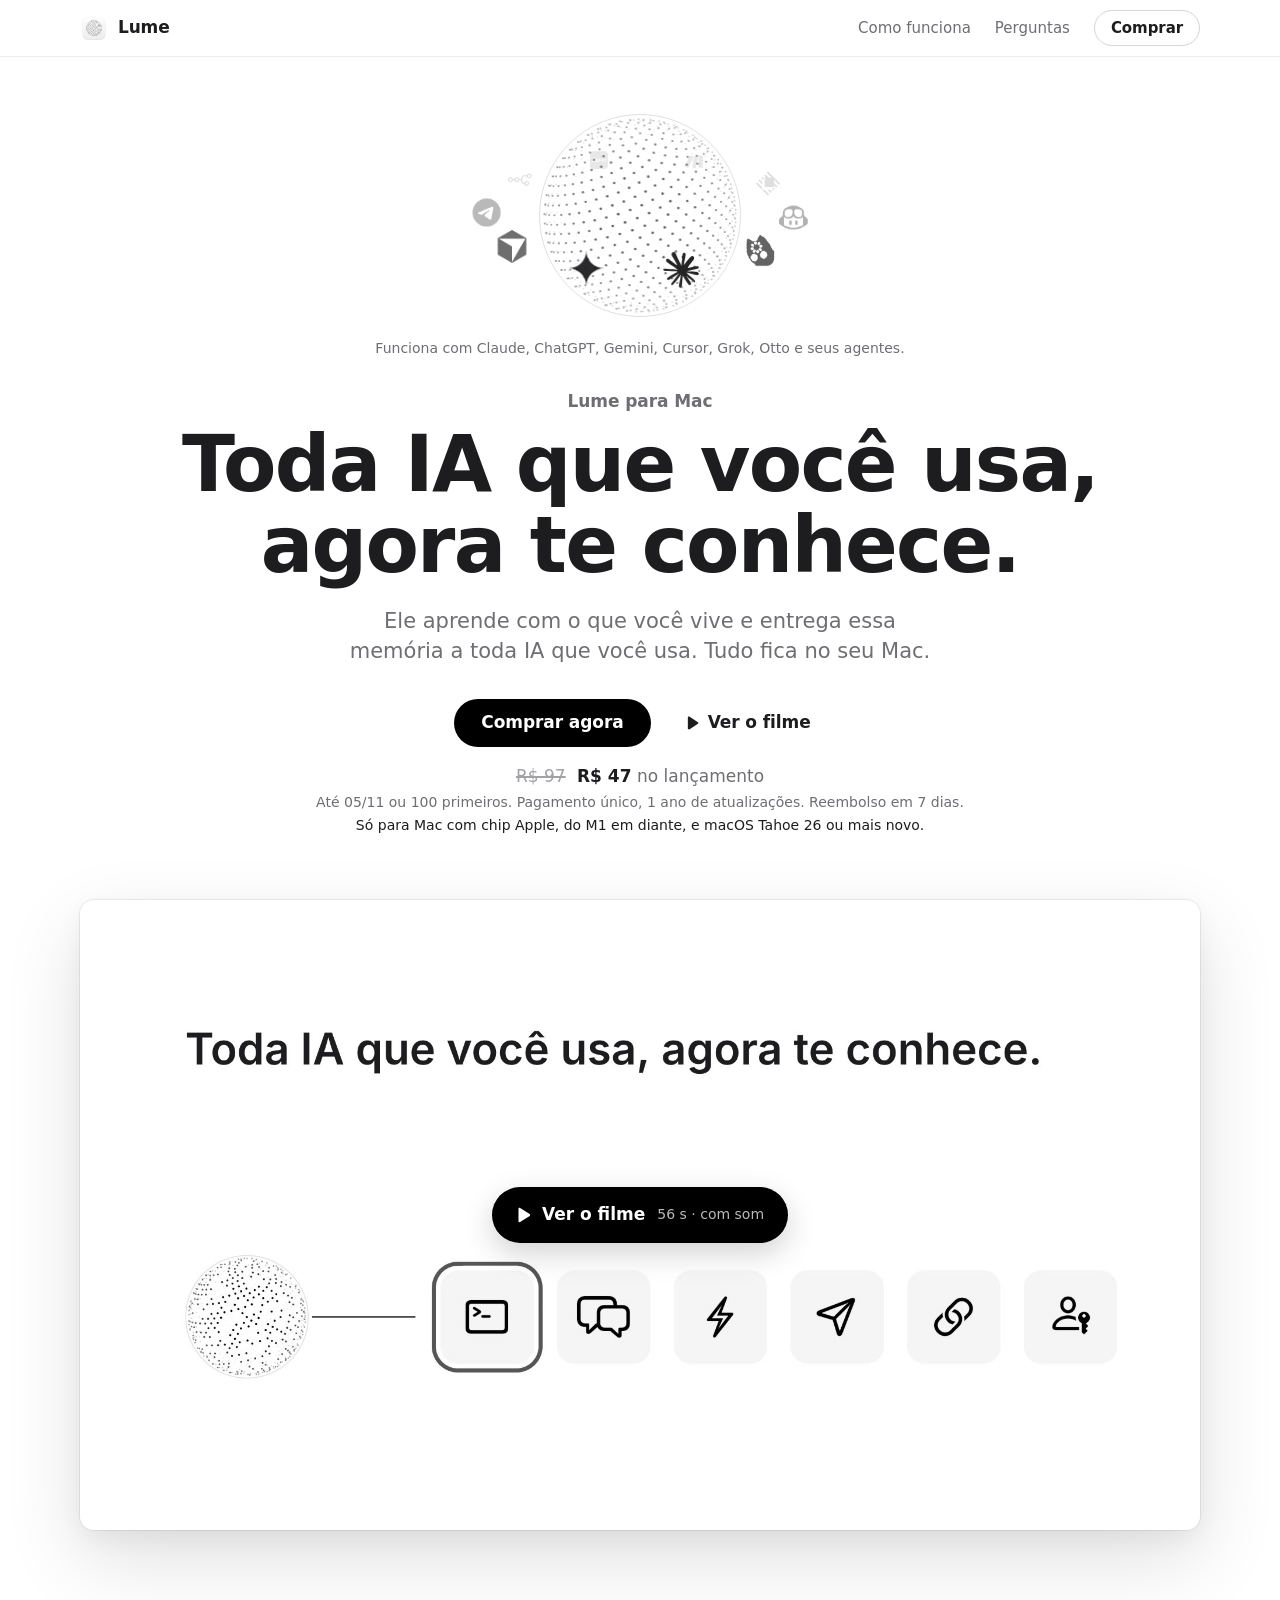
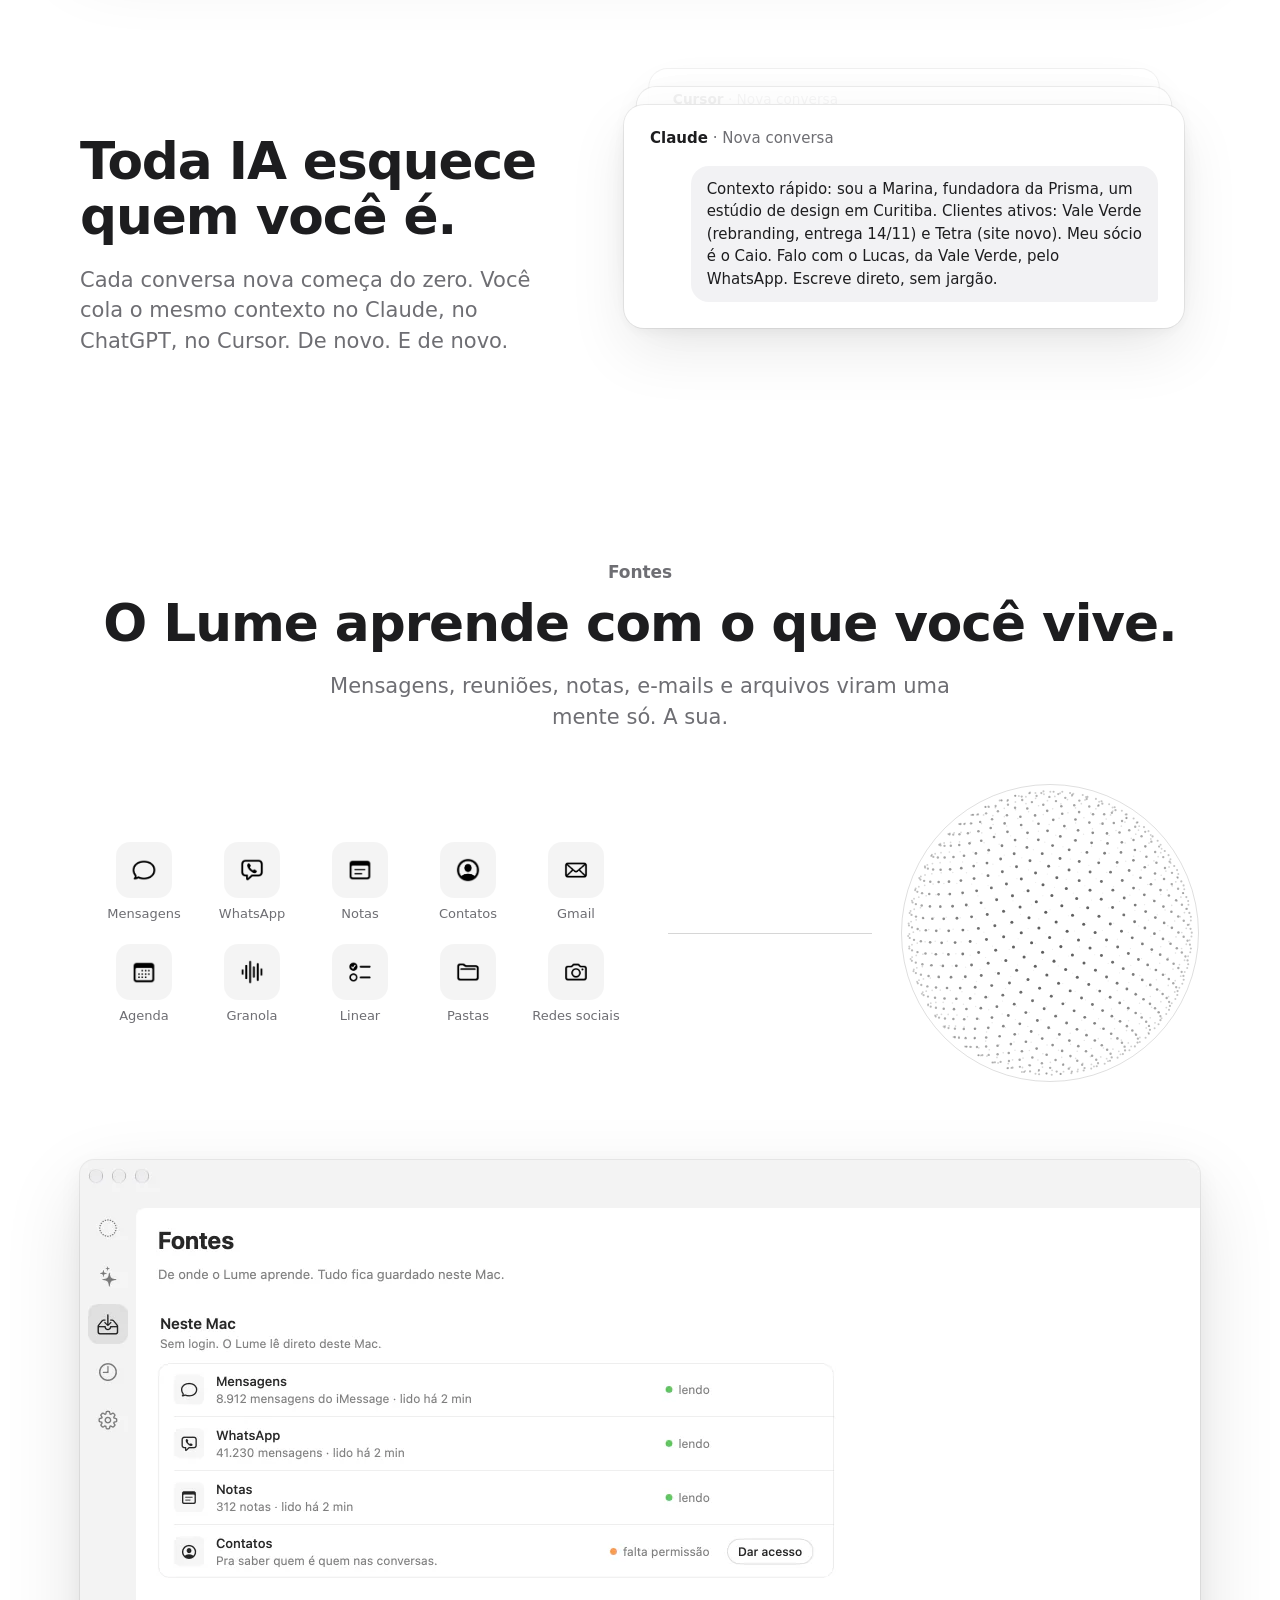
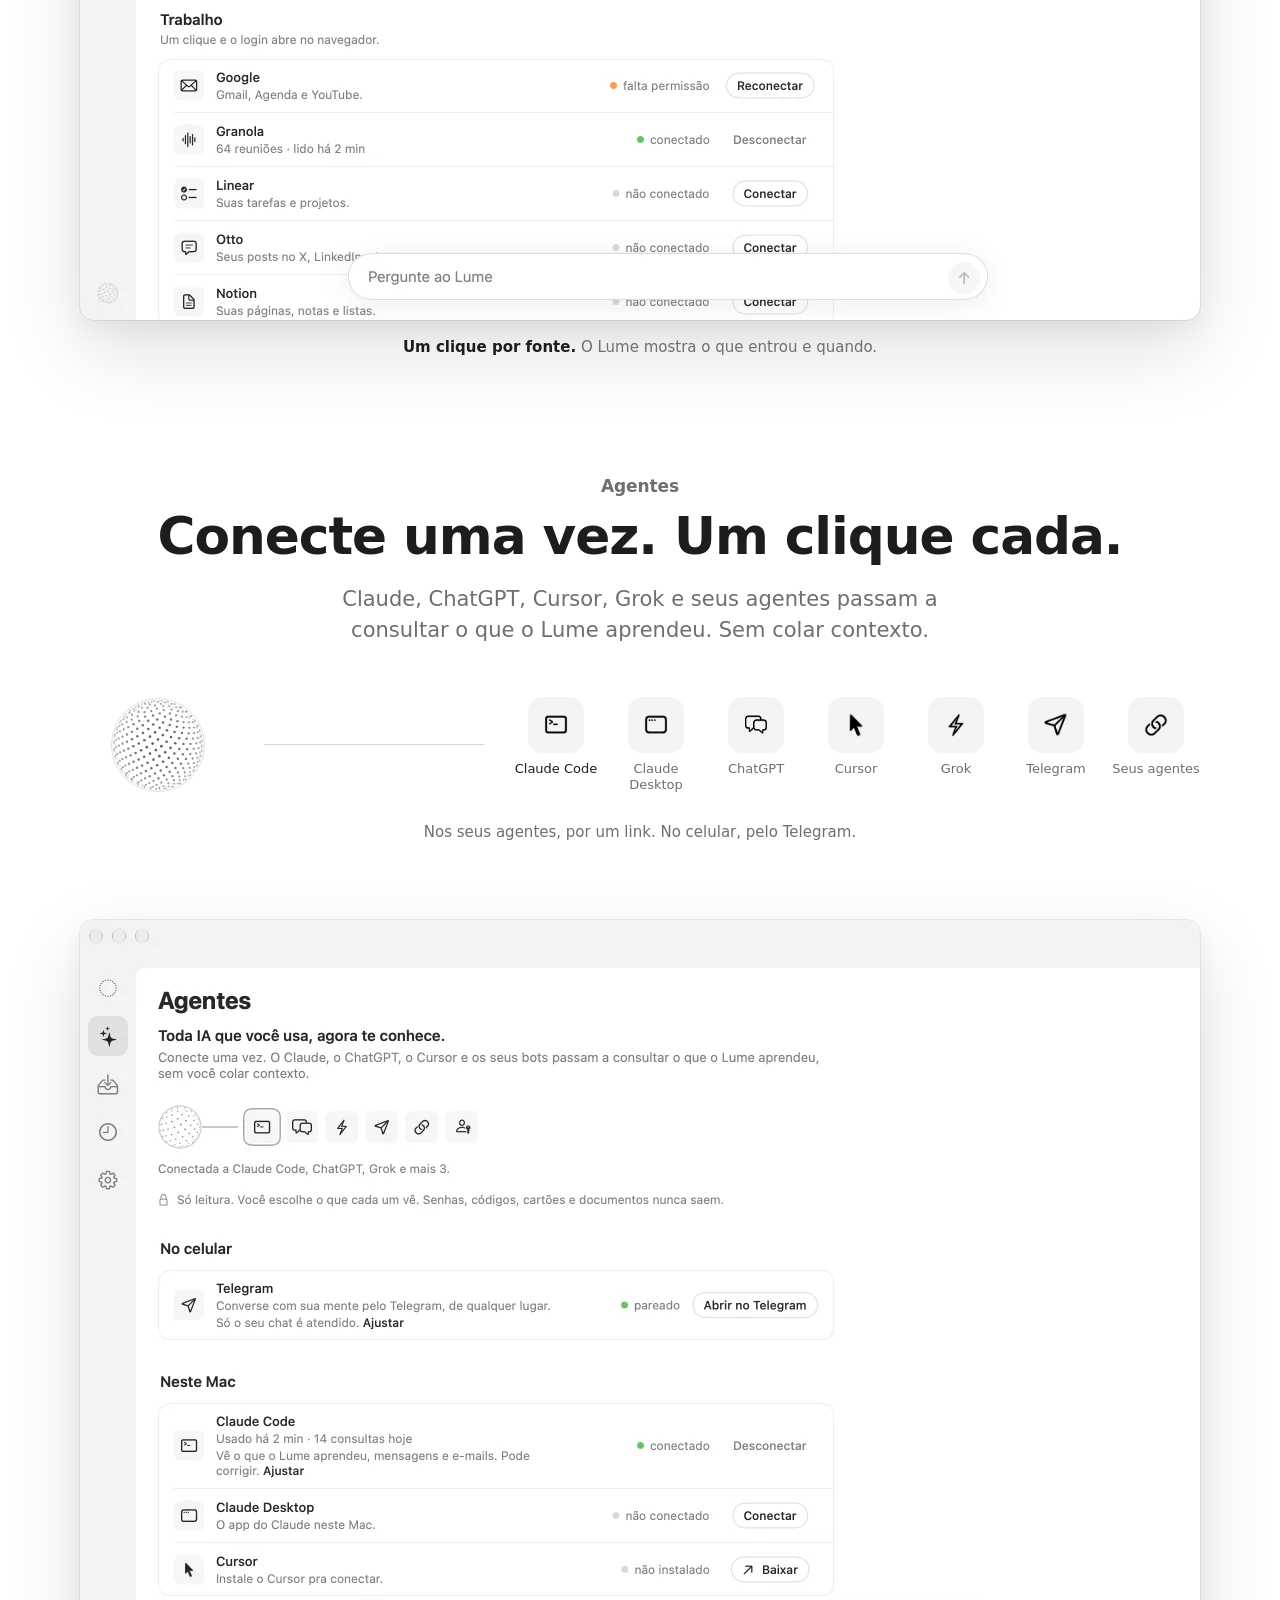
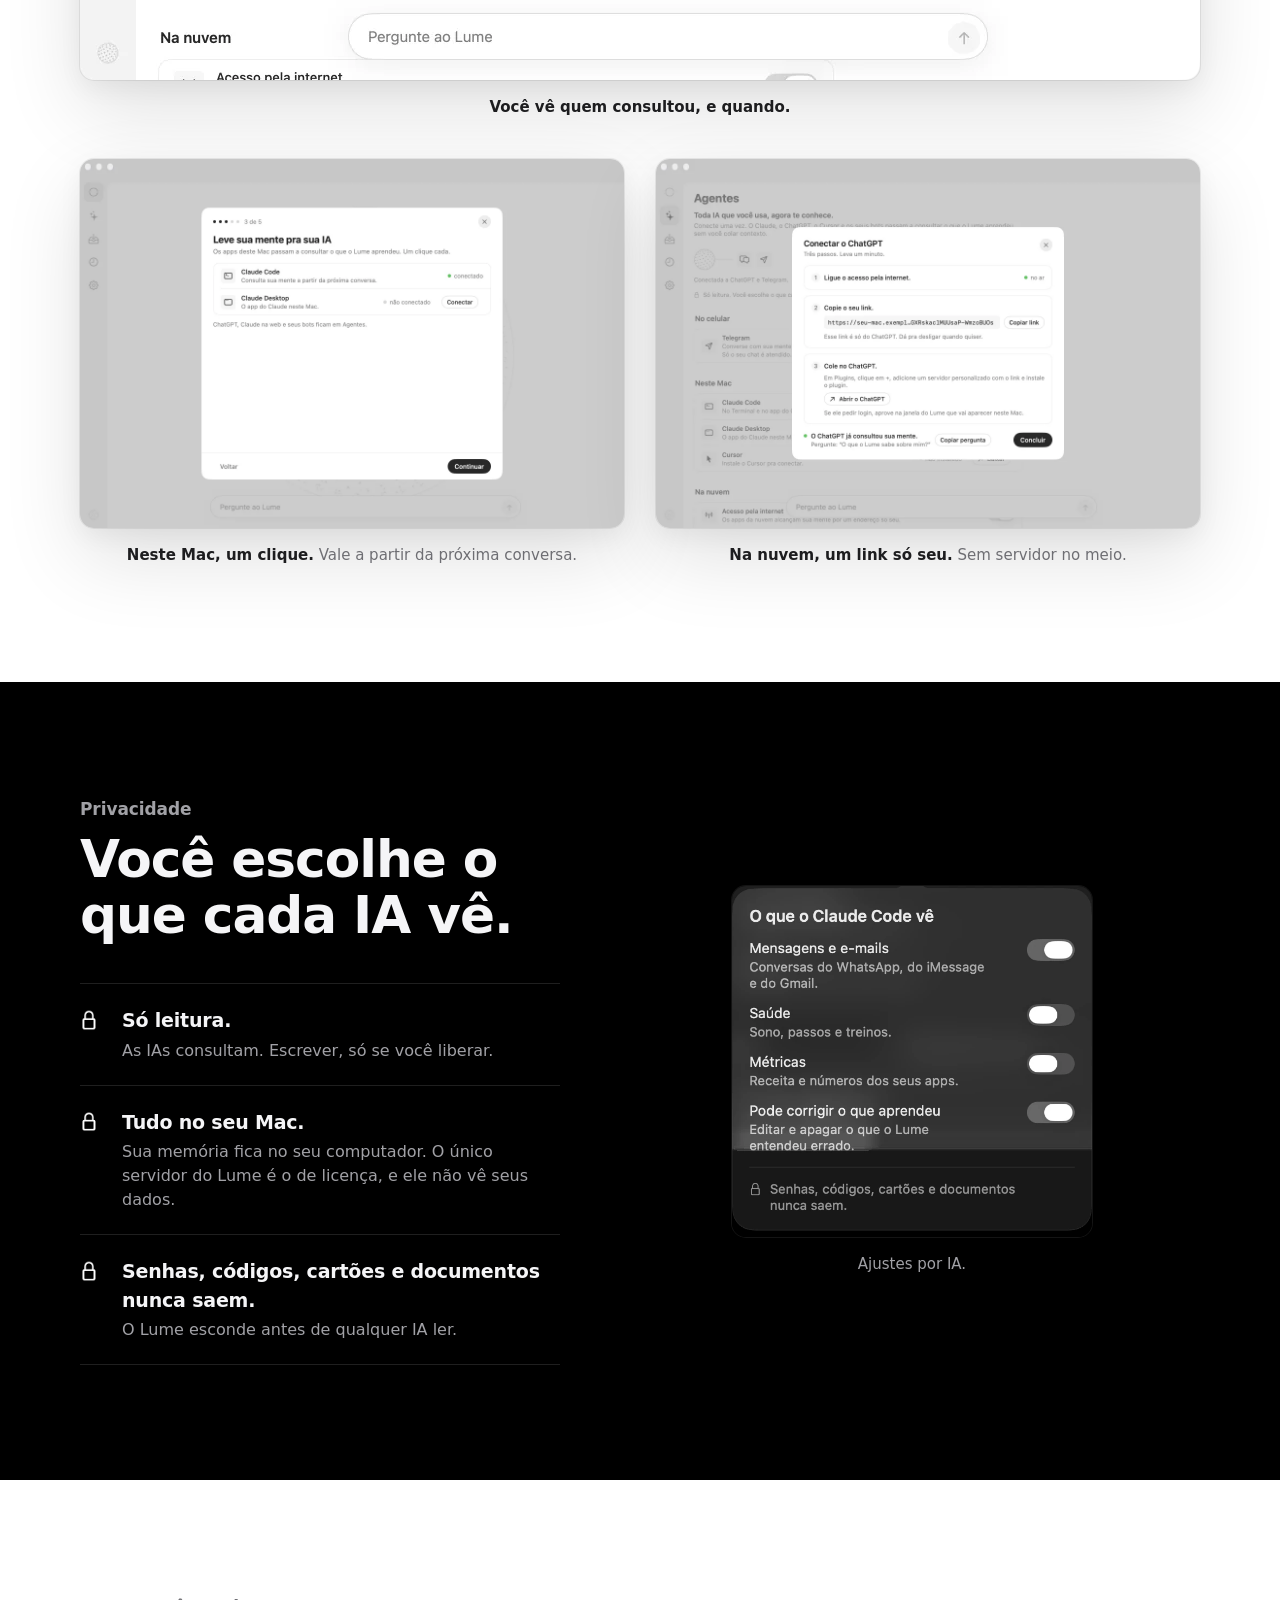
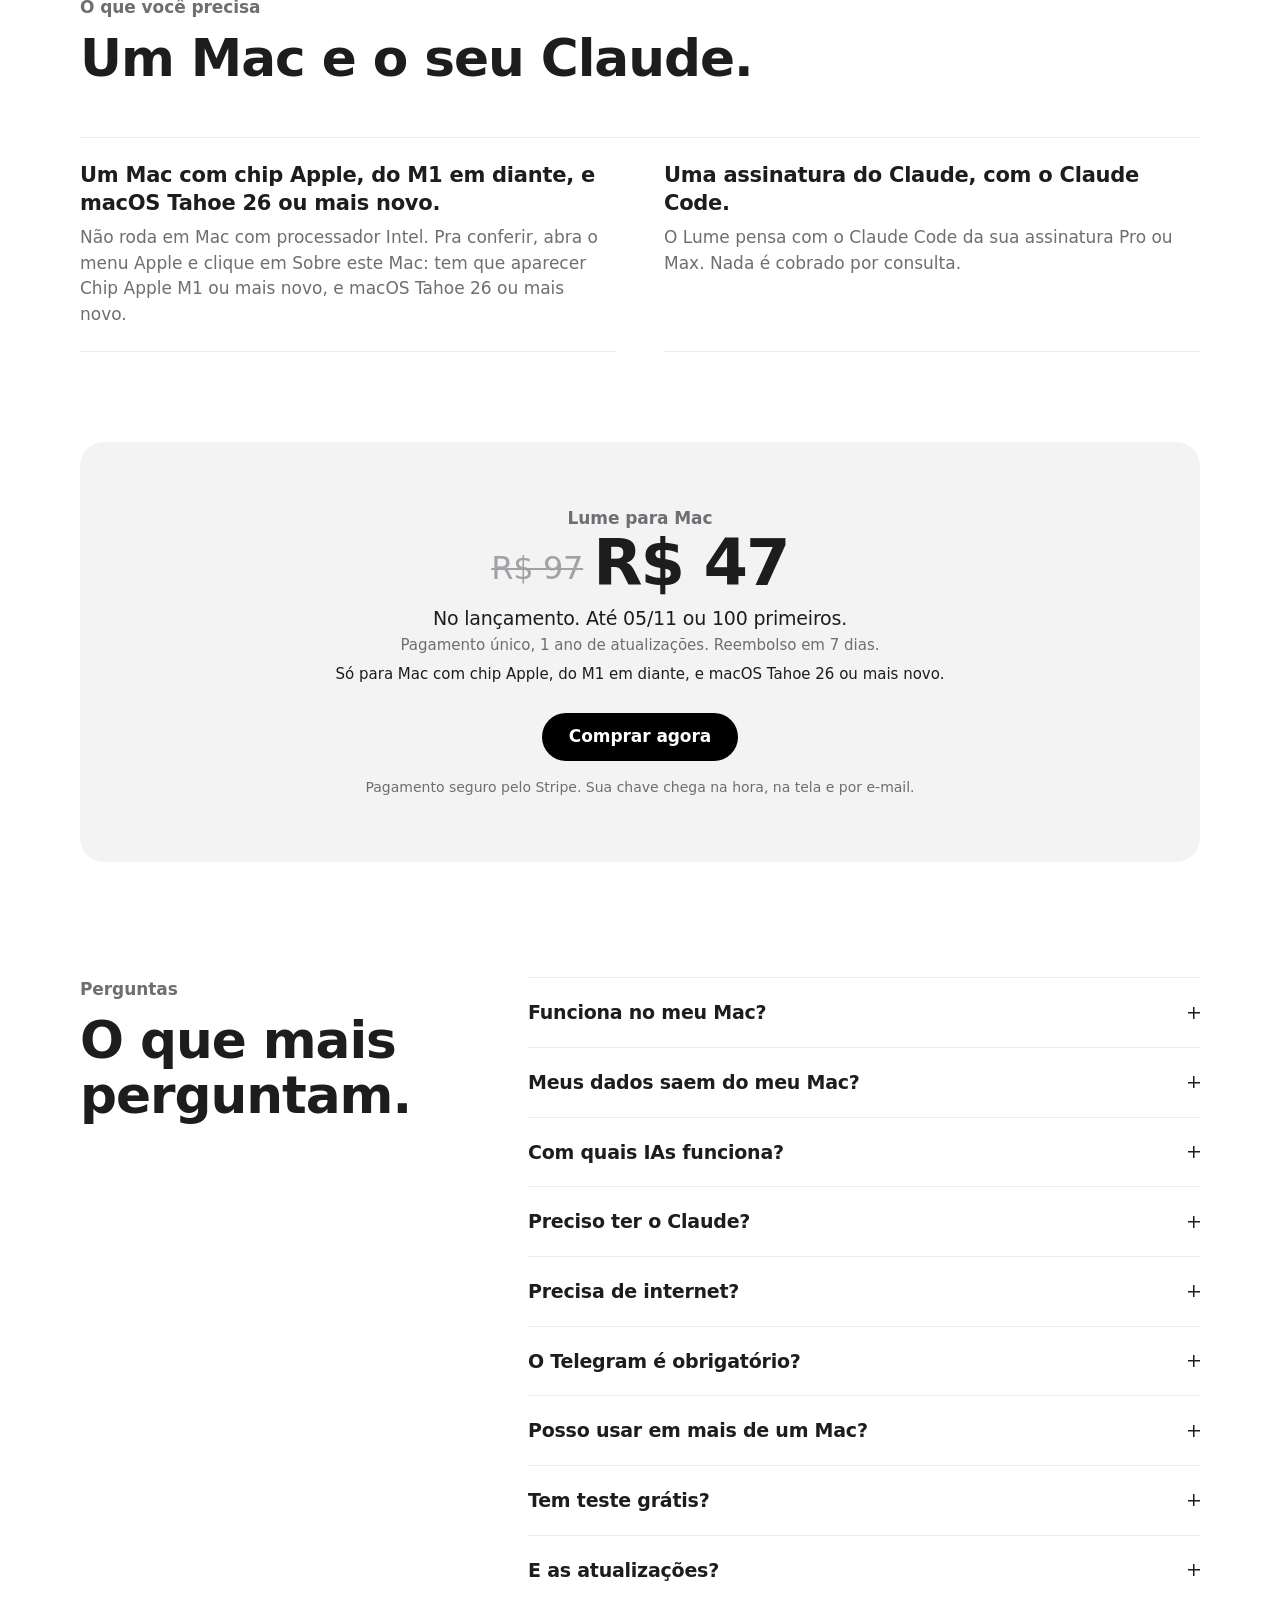
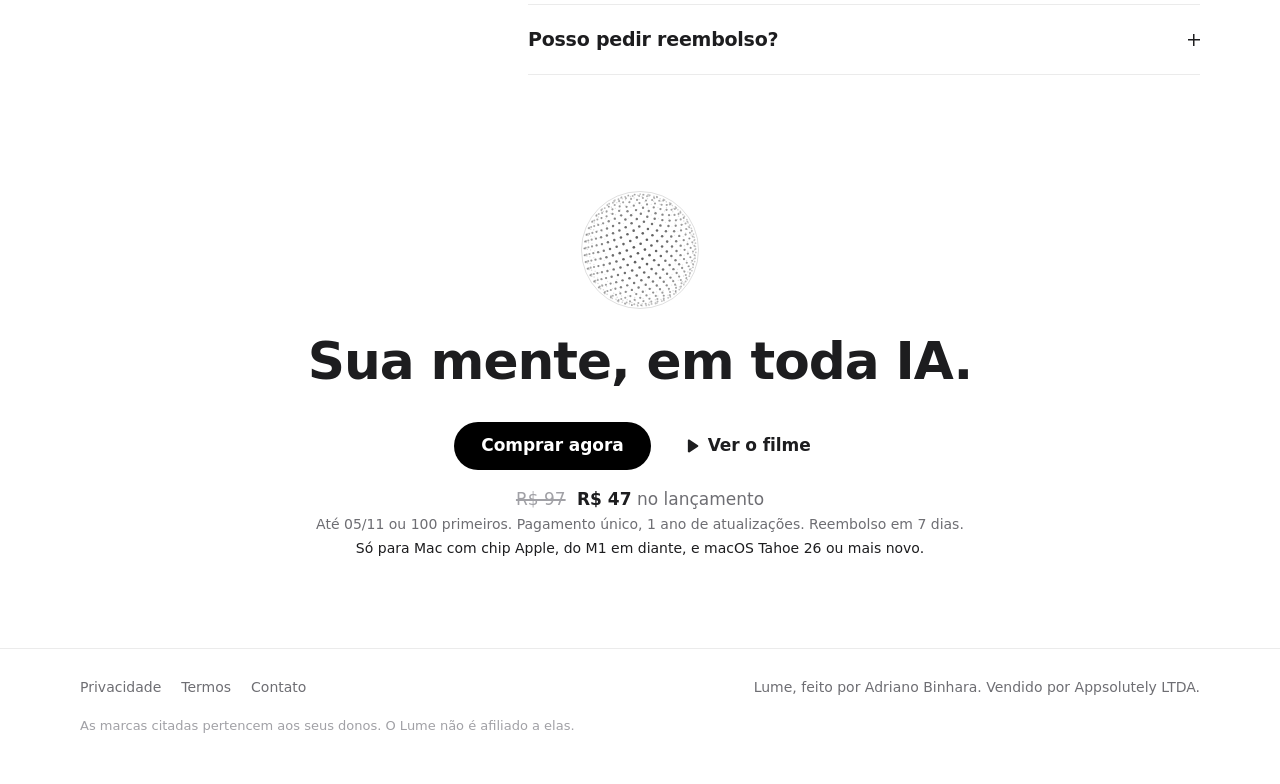
<file: index.html>
<!doctype html>
<html lang="pt-BR">
<head>
  <meta charset="utf-8">
  <meta name="viewport" content="width=device-width, initial-scale=1">
  <title>Lume: sua mente, em toda IA</title>
  <meta name="description" content="Toda IA que você usa, agora te conhece. O Lume aprende com suas mensagens, reuniões e notas, guarda tudo no seu Mac e entrega essa memória ao Claude, ao ChatGPT, ao Cursor, ao Gemini e aos seus agentes. Pelo Telegram, você conversa com ela de qualquer lugar.">
  <link rel="canonical" href="https://lume.adrianobinhara.com/">
  <link rel="icon" href="img/favicon.png" type="image/png">
  <link rel="apple-touch-icon" href="img/apple-touch-icon.png">
  <meta name="theme-color" content="#ffffff">
  <meta property="og:type" content="website">
  <meta property="og:site_name" content="Lume">
  <meta property="og:title" content="Lume: sua mente, em toda IA">
  <meta property="og:description" content="Toda IA que você usa, agora te conhece. O Lume aprende com o que você vive, guarda tudo no seu Mac e entrega essa memória ao Claude, ao ChatGPT, ao Cursor, ao Gemini e aos seus agentes.">
  <meta property="og:url" content="https://lume.adrianobinhara.com/">
  <meta property="og:image" content="https://lume.adrianobinhara.com/assets/og.png">
  <meta property="og:image:width" content="1200">
  <meta property="og:image:height" content="630">
  <meta property="og:image:alt" content="A esfera de pontos do Lume e a frase: Toda IA que você usa, agora te conhece.">
  <meta property="og:locale" content="pt_BR">
  <meta name="twitter:card" content="summary_large_image">
  <meta name="twitter:title" content="Lume: sua mente, em toda IA">
  <meta name="twitter:description" content="Toda IA que você usa, agora te conhece. Tudo fica no seu Mac.">
  <meta name="twitter:image" content="https://lume.adrianobinhara.com/assets/og.png">
  <link rel="preload" as="image" href="assets/lume-poster.jpg">
  <link rel="stylesheet" href="style.css">
  <!-- Preço, link de compra e download ficam num lugar só: o objeto LUME no topo de site.js. -->
  <script src="site.js" defer></script>
</head>
<body>

  <header class="nav">
    <div class="wrap">
      <a class="brand" href="./"><img src="img/icon.png" alt="" width="28" height="28">Lume</a>
      <nav class="nav-links" aria-label="Principal">
        <a class="hide-sm" href="#fontes">Como funciona</a>
        <a class="hide-sm" href="#perguntas">Perguntas</a>
        <a class="btn btn-secondary btn-sm" data-buy href="https://buy.stripe.com/fZufZi4MWc9IdgK3a577O04">Comprar</a>
      </nav>
    </div>
  </header>

  <main>

    <!-- 1. Herói -->
    <section class="hero">
      <div class="wrap">
        <div class="sphere hero-sphere">
          <canvas data-sphere data-n="900" aria-hidden="true"></canvas>
          <ul class="orbit" aria-label="Apps e IAs que recebem sua mente">
          <li class="orbit-item lite" title="Claude"><svg viewBox="0 0 24 24" role="img" aria-label="Claude" fill="currentColor"><path d="m4.7144 15.9555 4.7174-2.6471.079-.2307-.079-.1275h-.2307l-.7893-.0486-2.6956-.0729-2.3375-.0971-2.2646-.1214-.5707-.1215-.5343-.7042.0546-.3522.4797-.3218.686.0608 1.5179.1032 2.2767.1578 1.6514.0972 2.4468.255h.3886l.0546-.1579-.1336-.0971-.1032-.0972L6.973 9.8356l-2.55-1.6879-1.3356-.9714-.7225-.4918-.3643-.4614-.1578-1.0078.6557-.7225.8803.0607.2246.0607.8925.686 1.9064 1.4754 2.4893 1.8336.3643.3035.1457-.1032.0182-.0728-.164-.2733-1.3539-2.4467-1.445-2.4893-.6435-1.032-.17-.6194c-.0607-.255-.1032-.4674-.1032-.7285L6.287.1335 6.6997 0l.9957.1336.419.3642.6192 1.4147 1.0018 2.2282 1.5543 3.0296.4553.8985.2429.8318.091.255h.1579v-.1457l.1275-1.706.2368-2.0947.2307-2.6957.0789-.7589.3764-.9107.7468-.4918.5828.2793.4797.686-.0668.4433-.2853 1.8517-.5586 2.9021-.3643 1.9429h.2125l.2429-.2429.9835-1.3053 1.6514-2.0643.7286-.8196.85-.9046.5464-.4311h1.0321l.759 1.1293-.34 1.1657-1.0625 1.3478-.8804 1.1414-1.2628 1.7-.7893 1.36.0729.1093.1882-.0183 2.8535-.607 1.5421-.2794 1.8396-.3157.8318.3886.091.3946-.3278.8075-1.967.4857-2.3072.4614-3.4364.8136-.0425.0304.0486.0607 1.5482.1457.6618.0364h1.621l3.0175.2247.7892.522.4736.6376-.079.4857-1.2142.6193-1.6393-.3886-3.825-.9107-1.3113-.3279h-.1822v.1093l1.0929 1.0686 2.0035 1.8092 2.5075 2.3314.1275.5768-.3218.4554-.34-.0486-2.2039-1.6575-.85-.7468-1.9246-1.621h-.1275v.17l.4432.6496 2.3436 3.5214.1214 1.0807-.17.3521-.6071.2125-.6679-.1214-1.3721-1.9246L14.38 17.959l-1.1414-1.9428-.1397.079-.674 7.2552-.3156.3703-.7286.2793-.6071-.4614-.3218-.7468.3218-1.4753.3886-1.9246.3157-1.53.2853-1.9004.17-.6314-.0121-.0425-.1397.0182-1.4328 1.9672-2.1796 2.9446-1.7243 1.8456-.4128.164-.7164-.3704.0667-.6618.4008-.5889 2.386-3.0357 1.4389-1.882.929-1.0868-.0062-.1579h-.0546l-6.3385 4.1164-1.1293.1457-.4857-.4554.0608-.7467.2307-.2429 1.9064-1.3114Z"/></svg></li>
          <li class="orbit-item lite" title="Gemini"><svg viewBox="0 0 24 24" role="img" aria-label="Gemini" fill="currentColor"><path d="M11.04 19.32Q12 21.51 12 24q0-2.49.93-4.68.96-2.19 2.58-3.81t3.81-2.55Q21.51 12 24 12q-2.49 0-4.68-.93a12.3 12.3 0 0 1-3.81-2.58 12.3 12.3 0 0 1-2.58-3.81Q12 2.49 12 0q0 2.49-.96 4.68-.93 2.19-2.55 3.81a12.3 12.3 0 0 1-3.81 2.58Q2.49 12 0 12q2.49 0 4.68.96 2.19.93 3.81 2.55t2.55 3.81"/></svg></li>
          <li class="orbit-item lite" title="Cursor"><svg viewBox="0 0 24 24" role="img" aria-label="Cursor" fill="currentColor"><path d="M11.503.131 1.891 5.678a.84.84 0 0 0-.42.726v11.188c0 .3.162.575.42.724l9.609 5.55a1 1 0 0 0 .998 0l9.61-5.55a.84.84 0 0 0 .42-.724V6.404a.84.84 0 0 0-.42-.726L12.497.131a1.01 1.01 0 0 0-.996 0M2.657 6.338h18.55c.263 0 .43.287.297.515L12.23 22.918c-.062.107-.229.064-.229-.06V12.335a.59.59 0 0 0-.295-.51l-9.11-5.257c-.109-.063-.064-.23.061-.23"/></svg></li>
          <li class="orbit-item lite" title="Telegram"><svg viewBox="0 0 24 24" role="img" aria-label="Telegram" fill="currentColor"><path d="M11.944 0A12 12 0 0 0 0 12a12 12 0 0 0 12 12 12 12 0 0 0 12-12A12 12 0 0 0 12 0a12 12 0 0 0-.056 0zm4.962 7.224c.1-.002.321.023.465.14a.506.506 0 0 1 .171.325c.016.093.036.306.02.472-.18 1.898-.962 6.502-1.36 8.627-.168.9-.499 1.201-.82 1.23-.696.065-1.225-.46-1.9-.902-1.056-.693-1.653-1.124-2.678-1.8-1.185-.78-.417-1.21.258-1.91.177-.184 3.247-2.977 3.307-3.23.007-.032.014-.15-.056-.212s-.174-.041-.249-.024c-.106.024-1.793 1.14-5.061 3.345-.48.33-.913.49-1.302.48-.428-.008-1.252-.241-1.865-.44-.752-.245-1.349-.374-1.297-.789.027-.216.325-.437.893-.663 3.498-1.524 5.83-2.529 6.998-3.014 3.332-1.386 4.025-1.627 4.476-1.635z"/></svg></li>
          <li class="orbit-item" title="n8n"><svg viewBox="0 0 24 24" role="img" aria-label="n8n" fill="currentColor"><path d="M21.4737 5.6842c-1.1772 0-2.1663.8051-2.4468 1.8947h-2.8955c-1.235 0-2.289.893-2.492 2.111l-.1038.623a1.263 1.263 0 0 1-1.246 1.0555H11.289c-.2805-1.0896-1.2696-1.8947-2.4468-1.8947s-2.1663.8051-2.4467 1.8947H4.973c-.2805-1.0896-1.2696-1.8947-2.4468-1.8947C1.1311 9.4737 0 10.6047 0 12s1.131 2.5263 2.5263 2.5263c1.1772 0 2.1663-.8051 2.4468-1.8947h1.4223c.2804 1.0896 1.2696 1.8947 2.4467 1.8947 1.1772 0 2.1663-.8051 2.4468-1.8947h1.0008a1.263 1.263 0 0 1 1.2459 1.0555l.1038.623c.203 1.218 1.257 2.111 2.492 2.111h.3692c.2804 1.0895 1.2696 1.8947 2.4468 1.8947 1.3952 0 2.5263-1.131 2.5263-2.5263s-1.131-2.5263-2.5263-2.5263c-1.1772 0-2.1664.805-2.4468 1.8947h-.3692a1.263 1.263 0 0 1-1.246-1.0555l-.1037-.623A2.52 2.52 0 0 0 13.9607 12a2.52 2.52 0 0 0 .821-1.4794l.1038-.623a1.263 1.263 0 0 1 1.2459-1.0555h2.8955c.2805 1.0896 1.2696 1.8947 2.4468 1.8947 1.3952 0 2.5263-1.131 2.5263-2.5263s-1.131-2.5263-2.5263-2.5263m0 1.2632a1.263 1.263 0 0 1 1.2631 1.2631 1.263 1.263 0 0 1-1.2631 1.2632 1.263 1.263 0 0 1-1.2632-1.2632 1.263 1.263 0 0 1 1.2632-1.2631M2.5263 10.7368A1.263 1.263 0 0 1 3.7895 12a1.263 1.263 0 0 1-1.2632 1.2632A1.263 1.263 0 0 1 1.2632 12a1.263 1.263 0 0 1 1.2631-1.2632m6.3158 0A1.263 1.263 0 0 1 10.1053 12a1.263 1.263 0 0 1-1.2632 1.2632A1.263 1.263 0 0 1 7.579 12a1.263 1.263 0 0 1 1.2632-1.2632m10.1053 3.7895a1.263 1.263 0 0 1 1.2631 1.2632 1.263 1.263 0 0 1-1.2631 1.2631 1.263 1.263 0 0 1-1.2632-1.2631 1.263 1.263 0 0 1 1.2632-1.2632"/></svg></li>
          <li class="orbit-item" title="Zapier"><svg viewBox="0 0 24 24" role="img" aria-label="Zapier" fill="currentColor"><path d="M4.157 0A4.151 4.151 0 0 0 0 4.161v15.678A4.151 4.151 0 0 0 4.157 24h15.682A4.152 4.152 0 0 0 24 19.839V4.161A4.152 4.152 0 0 0 19.839 0H4.157Zm10.61 8.761h.03a.577.577 0 0 1 .23.038.585.585 0 0 1 .201.124.63.63 0 0 1 .162.431.612.612 0 0 1-.162.435.58.58 0 0 1-.201.128.58.58 0 0 1-.23.042.529.529 0 0 1-.235-.042.585.585 0 0 1-.332-.328.559.559 0 0 1-.038-.235.613.613 0 0 1 .17-.431.59.59 0 0 1 .405-.162Zm2.853 1.572c.03.004.061.004.095.004.325-.011.646.064.937.219.238.144.431.355.552.609.128.279.189.582.185.888v.193a2 2 0 0 1 0 .219h-2.498c.003.227.075.45.204.642a.78.78 0 0 0 .646.265.714.714 0 0 0 .484-.136.642.642 0 0 0 .23-.318l.915.257a1.398 1.398 0 0 1-.28.537c-.14.159-.321.284-.521.355a2.234 2.234 0 0 1-.836.136 1.923 1.923 0 0 1-1.001-.245 1.618 1.618 0 0 1-.665-.703 2.221 2.221 0 0 1-.227-1.036 1.95 1.95 0 0 1 .48-1.398 1.9 1.9 0 0 1 1.3-.488Zm-9.607.023c.162.004.325.026.48.079.207.065.4.174.563.314.26.302.393.692.366 1.088v2.276H8.53l-.109-.711h-.065c-.064.163-.155.31-.272.439a1.122 1.122 0 0 1-.374.264 1.023 1.023 0 0 1-.453.083 1.334 1.334 0 0 1-.866-.264.965.965 0 0 1-.329-.801.993.993 0 0 1 .076-.431 1.02 1.02 0 0 1 .242-.363 1.478 1.478 0 0 1 1.043-.303h.952v-.181a.696.696 0 0 0-.136-.454.553.553 0 0 0-.438-.154.695.695 0 0 0-.378.086.48.48 0 0 0-.193.254l-.99-.144a1.26 1.26 0 0 1 .257-.563c.14-.174.321-.302.533-.378.261-.091.54-.136.82-.129.053-.003.106-.007.163-.007Zm4.384.007c.174 0 .347.038.506.114.182.083.34.211.458.374.257.423.377.911.351 1.406a2.53 2.53 0 0 1-.355 1.448 1.148 1.148 0 0 1-1.009.517c-.204 0-.401-.045-.582-.136a1.052 1.052 0 0 1-.48-.457 1.298 1.298 0 0 1-.114-.234h-.045l.004 1.784h-1.059v-4.713h.904l.117.805h.057c.068-.208.177-.401.328-.56a1.129 1.129 0 0 1 .843-.344h.076v-.004Zm7.559.084h.903l.113.805h.053a1.37 1.37 0 0 1 .235-.484.813.813 0 0 1 .313-.242.82.82 0 0 1 .39-.076h.234v1.051h-.401a.662.662 0 0 0-.313.008.623.623 0 0 0-.272.155.663.663 0 0 0-.174.26.683.683 0 0 0-.027.314v1.875h-1.054v-3.666Zm-17.515.003h3.262v.896L3.73 13.104l.034.113h1.973l.042.9H2.4v-.9l1.931-1.754-.045-.117H2.441v-.896Zm11.815 0h1.055v3.659h-1.055V10.45Zm3.443.684.019.016a.69.69 0 0 0-.351.045.756.756 0 0 0-.287.204c-.11.155-.174.336-.189.522h1.545c-.034-.526-.257-.787-.74-.787h.003Zm-5.718.163c-.026 0-.057 0-.083.004a.78.78 0 0 0-.31.053.746.746 0 0 0-.257.189 1.016 1.016 0 0 0-.204.695v.064c-.015.257.057.507.204.711a.634.634 0 0 0 .253.196.638.638 0 0 0 .314.061.644.644 0 0 0 .578-.265c.14-.223.204-.48.189-.74a1.216 1.216 0 0 0-.181-.711.677.677 0 0 0-.503-.257Zm-4.509 1.266a.464.464 0 0 0-.268.102.373.373 0 0 0-.114.276c0 .053.008.106.027.155a.375.375 0 0 0 .087.132.576.576 0 0 0 .397.11v.004a.863.863 0 0 0 .563-.182.573.573 0 0 0 .211-.457v-.14h-.903Z"/></svg></li>
          <li class="orbit-item" title="Make"><svg viewBox="0 0 24 24" role="img" aria-label="Make" fill="currentColor"><path d="M13.38 3.498c-.27 0-.511.19-.566.465L9.85 18.986a.578.578 0 0 0 .453.678l4.095.826a.58.58 0 0 0 .682-.455l2.963-15.021a.578.578 0 0 0-.453-.678l-4.096-.826a.589.589 0 0 0-.113-.012zm-5.876.098a.576.576 0 0 0-.516.318L.062 17.697a.575.575 0 0 0 .256.774l3.733 1.877a.578.578 0 0 0 .775-.258l6.926-13.781a.577.577 0 0 0-.256-.776L7.762 3.658a.571.571 0 0 0-.258-.062zm11.74.115a.576.576 0 0 0-.576.576v15.426c0 .318.258.578.576.578h4.178a.58.58 0 0 0 .578-.578V4.287a.578.578 0 0 0-.578-.576Z"/></svg></li>
          <li class="orbit-item" title="Raycast"><svg viewBox="0 0 24 24" role="img" aria-label="Raycast" fill="currentColor"><path d="M6.004 15.492v2.504L0 11.992l1.258-1.249Zm2.504 2.504H6.004L12.008 24l1.253-1.253zm14.24-4.747L24 11.997 12.003 0 10.75 1.251 15.491 6h-2.865L9.317 2.692 8.065 3.944l2.06 2.06H8.691v9.31H18v-1.432l2.06 2.06 1.252-1.252-3.312-3.32V8.506ZM6.63 5.372 5.38 6.625l1.342 1.343 1.251-1.253Zm10.655 10.655-1.247 1.251 1.342 1.343 1.253-1.251zM3.944 8.059 2.692 9.31l3.312 3.314v-2.506zm9.936 9.937h-2.504l3.314 3.312 1.25-1.252z"/></svg></li>
          <li class="orbit-item" title="GitHub Copilot"><svg viewBox="0 0 24 24" role="img" aria-label="GitHub Copilot" fill="currentColor"><path d="M23.922 16.997C23.061 18.492 18.063 22.02 12 22.02 5.937 22.02.939 18.492.078 16.997A.641.641 0 0 1 0 16.741v-2.869a.883.883 0 0 1 .053-.22c.372-.935 1.347-2.292 2.605-2.656.167-.429.414-1.055.644-1.517a10.098 10.098 0 0 1-.052-1.086c0-1.331.282-2.499 1.132-3.368.397-.406.89-.717 1.474-.952C7.255 2.937 9.248 1.98 11.978 1.98c2.731 0 4.767.957 6.166 2.093.584.235 1.077.546 1.474.952.85.869 1.132 2.037 1.132 3.368 0 .368-.014.733-.052 1.086.23.462.477 1.088.644 1.517 1.258.364 2.233 1.721 2.605 2.656a.841.841 0 0 1 .053.22v2.869a.641.641 0 0 1-.078.256Zm-11.75-5.992h-.344a4.359 4.359 0 0 1-.355.508c-.77.947-1.918 1.492-3.508 1.492-1.725 0-2.989-.359-3.782-1.259a2.137 2.137 0 0 1-.085-.104L4 11.746v6.585c1.435.779 4.514 2.179 8 2.179 3.486 0 6.565-1.4 8-2.179v-6.585l-.098-.104s-.033.045-.085.104c-.793.9-2.057 1.259-3.782 1.259-1.59 0-2.738-.545-3.508-1.492a4.359 4.359 0 0 1-.355-.508Zm2.328 3.25c.549 0 1 .451 1 1v2c0 .549-.451 1-1 1-.549 0-1-.451-1-1v-2c0-.549.451-1 1-1Zm-5 0c.549 0 1 .451 1 1v2c0 .549-.451 1-1 1-.549 0-1-.451-1-1v-2c0-.549.451-1 1-1Zm3.313-6.185c.136 1.057.403 1.913.878 2.497.442.544 1.134.938 2.344.938 1.573 0 2.292-.337 2.657-.751.384-.435.558-1.15.558-2.361 0-1.14-.243-1.847-.705-2.319-.477-.488-1.319-.862-2.824-1.025-1.487-.161-2.192.138-2.533.529-.269.307-.437.808-.438 1.578v.021c0 .265.021.562.063.893Zm-1.626 0c.042-.331.063-.628.063-.894v-.02c-.001-.77-.169-1.271-.438-1.578-.341-.391-1.046-.69-2.533-.529-1.505.163-2.347.537-2.824 1.025-.462.472-.705 1.179-.705 2.319 0 1.211.175 1.926.558 2.361.365.414 1.084.751 2.657.751 1.21 0 1.902-.394 2.344-.938.475-.584.742-1.44.878-2.497Z"/></svg></li>
          <li class="orbit-item lite" title="Otto"><img src="assets/logos/otto.png" width="192" height="192" alt="Otto"></li>
          </ul>
        </div>
        <p class="works-with">Funciona com Claude, ChatGPT, Gemini, Cursor, Grok, Otto e seus agentes.</p>
        <p class="eyebrow">Lume para Mac</p>
        <h1 class="display">Toda IA que você usa, agora te conhece.</h1>
        <p class="lead">Ele aprende com o que você vive e entrega essa memória a toda IA que você usa. Tudo fica no seu Mac.</p>
        <div class="cta-row">
          <a class="btn btn-primary" data-buy href="https://buy.stripe.com/fZufZi4MWc9IdgK3a577O04">Comprar agora</a>
          <a class="btn btn-quiet" href="#filme" data-play>
            <svg class="play-glyph" viewBox="0 0 20 20" aria-hidden="true"><path d="M6.5 3.8v12.4c0 .8.9 1.3 1.6.9l9.6-6.2c.6-.4.6-1.4 0-1.8L8.1 2.9c-.7-.4-1.6.1-1.6.9z" fill="currentColor"/></svg>
            Ver o filme
          </a>
        </div>
        <p class="price" data-price><strong>R$ 97</strong> <span class="note">Pagamento único, 1 ano de atualizações. Reembolso em 7 dias.</span><span class="note req">Só para Mac com chip Apple, do M1 em diante, e macOS Tahoe 26 ou mais novo.</span></p>

        <div class="film" id="filme">
          <video id="video" preload="none" poster="assets/lume-poster.jpg" playsinline controls width="1920" height="1080" aria-label="Filme de lançamento do Lume, 56 segundos, com narração" data-src-hd="assets/lume-filme.mp4" data-src-sd="assets/lume-filme-720.mp4">
            <source src="assets/lume-filme.mp4" type="video/mp4">
          </video>
          <button class="film-play" type="button" aria-label="Ver o filme, 56 segundos, com som">
            <span class="film-play-badge">
              <svg class="play-glyph" viewBox="0 0 20 20" aria-hidden="true"><path d="M6.5 3.8v12.4c0 .8.9 1.3 1.6.9l9.6-6.2c.6-.4.6-1.4 0-1.8L8.1 2.9c-.7-.4-1.6.1-1.6.9z" fill="currentColor"/></svg>
              Ver o filme <small>56 s · com som</small>
            </span>
          </button>
        </div>
      </div>
    </section>

    <!-- 2. A dor -->
    <section class="section" id="dor">
      <div class="wrap">
        <div class="split">
          <div>
            <h2 class="h2">Toda IA esquece quem você é.</h2>
            <p class="lead measure">Cada conversa nova começa do zero. Você cola o mesmo contexto no Claude, no ChatGPT, no Cursor. De novo. E de novo.</p>
          </div>
          <div class="stack" data-stack aria-hidden="true">
            <div class="card card-3">
              <div class="card-head"><b>Cursor</b> · Nova conversa</div>
              <div class="bubble">Contexto rápido: sou a Marina, fundadora da Prisma, um estúdio de design em Curitiba. Clientes ativos: Vale Verde (rebranding, entrega 14/11) e Tetra (site novo). Meu sócio é o Caio. Falo com o Lucas, da Vale Verde, pelo WhatsApp. Escreve direto, sem jargão.</div>
            </div>
            <div class="card card-2">
              <div class="card-head"><b>ChatGPT</b> · Nova conversa</div>
              <div class="bubble">Contexto rápido: sou a Marina, fundadora da Prisma, um estúdio de design em Curitiba. Clientes ativos: Vale Verde (rebranding, entrega 14/11) e Tetra (site novo). Meu sócio é o Caio. Falo com o Lucas, da Vale Verde, pelo WhatsApp. Escreve direto, sem jargão.</div>
            </div>
            <div class="card card-1">
              <div class="card-head"><b>Claude</b> · Nova conversa</div>
              <div class="bubble">Contexto rápido: sou a Marina, fundadora da Prisma, um estúdio de design em Curitiba. Clientes ativos: Vale Verde (rebranding, entrega 14/11) e Tetra (site novo). Meu sócio é o Caio. Falo com o Lucas, da Vale Verde, pelo WhatsApp. Escreve direto, sem jargão.</div>
            </div>
          </div>
        </div>
      </div>
    </section>

    <!-- 3. O Lume aprende -->
    <section class="section" id="fontes">
      <div class="wrap">
        <div class="section-head center">
          <p class="eyebrow">Fontes</p>
          <h2 class="h2">O Lume aprende com o que você vive.</h2>
          <p class="lead measure">Mensagens, reuniões, notas, e-mails e arquivos viram uma mente só. A sua.</p>
        </div>

        <div class="band">
          <ul class="tiles" aria-label="De onde o Lume aprende">
            <li class="tile"><span class="box"><img src="assets/icons/message.png" alt="" width="26" height="26" loading="lazy"></span>Mensagens</li>
            <li class="tile"><span class="box"><img src="assets/icons/phone-bubble.png" alt="" width="26" height="26" loading="lazy"></span>WhatsApp</li>
            <li class="tile"><span class="box"><img src="assets/icons/note-text.png" alt="" width="26" height="26" loading="lazy"></span>Notas</li>
            <li class="tile"><span class="box"><img src="assets/icons/person-crop-circle.png" alt="" width="26" height="26" loading="lazy"></span>Contatos</li>
            <li class="tile"><span class="box"><img src="assets/icons/envelope.png" alt="" width="26" height="26" loading="lazy"></span>Gmail</li>
            <li class="tile"><span class="box"><img src="assets/icons/calendar.png" alt="" width="26" height="26" loading="lazy"></span>Agenda</li>
            <li class="tile"><span class="box"><img src="assets/icons/waveform.png" alt="" width="26" height="26" loading="lazy"></span>Granola</li>
            <li class="tile"><span class="box"><img src="assets/icons/checklist.png" alt="" width="26" height="26" loading="lazy"></span>Linear</li>
            <li class="tile" title="OneDrive, Google Drive, Dropbox e iCloud"><span class="box"><img src="assets/icons/folder.png" alt="" width="26" height="26" loading="lazy"></span>Pastas</li>
            <li class="tile"><span class="box"><img src="assets/icons/camera.png" alt="" width="26" height="26" loading="lazy"></span>Redes sociais</li>
          </ul>
          <div class="wire" aria-hidden="true"></div>
          <div class="sphere" aria-hidden="true"><canvas data-sphere data-n="1100"></canvas></div>
        </div>
        

        <figure class="window proof">
          <picture>
            <source media="(max-width: 767px)" srcset="assets/screens/fontes-m.webp" width="1456" height="888">
            <img src="assets/screens/fontes.webp" srcset="assets/screens/fontes.webp 1120w, assets/screens/fontes@2x.webp 2240w" sizes="(min-width: 1200px) 1120px, 100vw" width="2240" height="1520" loading="lazy" decoding="async" alt="A tela Fontes do Lume. Mensagens: 8.912 mensagens do iMessage, lido há 2 min. WhatsApp: 41.230 mensagens. Notas: 312 notas. Contatos pede permissão. Abaixo, Google, Granola, Linear, Otto e Notion.">
          </picture>
          <figcaption><b>Um clique por fonte.</b> O Lume mostra o que entrou e quando.</figcaption>
        </figure>
      </div>
    </section>

    <!-- 4. Conecta -->
    <section class="section" id="agentes">
      <div class="wrap">
        <div class="section-head center">
          <p class="eyebrow">Agentes</p>
          <h2 class="h2">Conecte uma vez. Um clique cada.</h2>
          <p class="lead measure">Claude, ChatGPT, Cursor, Grok e seus agentes passam a consultar o que o Lume aprendeu. Sem colar contexto.</p>
        </div>

        <div class="band small-sphere" data-band>
          <div class="sphere" aria-hidden="true"><canvas data-sphere data-n="500"></canvas></div>
          <div class="wire" aria-hidden="true"></div>
          <ul class="tiles agents" aria-label="Onde sua mente chega">
            <li class="tile"><span class="box"><img src="assets/icons/terminal.png" alt="" width="26" height="26" loading="lazy"></span>Claude Code</li>
            <li class="tile"><span class="box"><img src="assets/icons/macwindow.png" alt="" width="26" height="26" loading="lazy"></span>Claude Desktop</li>
            <li class="tile"><span class="box"><img src="assets/icons/bubble-left-and-bubble-right.png" alt="" width="26" height="26" loading="lazy"></span>ChatGPT</li>
            <li class="tile"><span class="box"><img src="assets/icons/cursorarrow.png" alt="" width="26" height="26" loading="lazy"></span>Cursor</li>
            <li class="tile"><span class="box"><img src="assets/icons/bolt.png" alt="" width="26" height="26" loading="lazy"></span>Grok</li>
            <li class="tile"><span class="box"><img src="assets/icons/paperplane.png" alt="" width="26" height="26" loading="lazy"></span>Telegram</li>
            <li class="tile" title="n8n, Zapier, Make ou código seu"><span class="box"><img src="assets/icons/link.png" alt="" width="26" height="26" loading="lazy"></span>Seus agentes</li>
          </ul>
        </div>
        <p class="band-caption">Nos seus agentes, por um link. No celular, pelo Telegram.</p>

        <figure class="window proof">
          <picture>
            <source media="(max-width: 767px)" srcset="assets/screens/agentes-aovivo-m.webp" width="1456" height="888">
            <img src="assets/screens/agentes-aovivo.webp" srcset="assets/screens/agentes-aovivo.webp 1120w, assets/screens/agentes-aovivo@2x.webp 2240w" sizes="(min-width: 1200px) 1120px, 100vw" width="2240" height="1520" loading="lazy" decoding="async" alt="A tela Agentes do Lume. No topo, a esfera ligada a seis ladrilhos, com o anel aceso no Claude Code. Conectada a Claude Code, ChatGPT, Grok e mais 3. Abaixo, Telegram pareado, Claude Code conectado com 14 consultas hoje, Claude Desktop e Cursor.">
          </picture>
          <figcaption><b>Você vê quem consultou, e quando.</b></figcaption>
        </figure>

        <div class="proof-grid">
          <figure class="window">
            <picture>
              <source media="(max-width: 767px)" srcset="assets/screens/primeiro-uso-agentes-m.webp" width="1260" height="1140">
              <img src="assets/screens/primeiro-uso-agentes.webp" srcset="assets/screens/primeiro-uso-agentes.webp 1120w, assets/screens/primeiro-uso-agentes@2x.webp 2240w" sizes="(min-width: 1200px) 544px, (min-width: 768px) 50vw, 100vw" width="2240" height="1520" loading="lazy" decoding="async" alt="Primeiro uso do Lume, passo 3 de 5: Leve sua mente pra sua IA. Claude Code conectado. Claude Desktop com o botão Conectar.">
            </picture>
            <figcaption><b>Neste Mac, um clique.</b> Vale a partir da próxima conversa.</figcaption>
          </figure>
          <figure class="window">
            <picture>
              <source media="(max-width: 767px)" srcset="assets/screens/chatgpt-ok-m.webp" width="1144" height="976">
              <img src="assets/screens/chatgpt-ok.webp" srcset="assets/screens/chatgpt-ok.webp 1120w, assets/screens/chatgpt-ok@2x.webp 2240w" sizes="(min-width: 1200px) 544px, (min-width: 768px) 50vw, 100vw" width="2240" height="1520" loading="lazy" decoding="async" alt="A folha Conectar o ChatGPT, com três passos: ligar o acesso pela internet, copiar o seu link, colar no ChatGPT. Embaixo, ponto verde: O ChatGPT já consultou sua mente.">
            </picture>
            <figcaption><b>Na nuvem, um link só seu.</b> Sem servidor no meio.</figcaption>
          </figure>
        </div>
      </div>
    </section>

    <!-- 5. Confiança -->
    <section class="dark" id="privacidade">
      <div class="wrap">
        <div class="split reverse">
          <figure class="popover-shot">
            <img src="assets/screens/ajustar-popover@2x.webp" width="664" height="648" loading="lazy" decoding="async" alt="O popover O que o Claude Code vê, com quatro chaves: Mensagens e e-mails, Saúde, Métricas, Pode corrigir o que aprendeu. Embaixo, com cadeado: Senhas, códigos, cartões e documentos nunca saem.">
            <figcaption>Ajustes por IA.</figcaption>
          </figure>
          <div>
            <p class="eyebrow">Privacidade</p>
            <h2 class="h2">Você escolhe o que cada IA vê.</h2>
            <ul class="trust-list">
              <li>
                <img src="assets/icons/lock-w.png" alt="" width="18" height="22" loading="lazy">
                <div><b>Só leitura.</b><p>As IAs consultam. Escrever, só se você liberar.</p></div>
              </li>
              <li>
                <img src="assets/icons/lock-w.png" alt="" width="18" height="22" loading="lazy">
                <div><b>Tudo no seu Mac.</b><p>Sua memória fica no seu computador. O único servidor do Lume é o de licença, e ele não vê seus dados.</p></div>
              </li>
              <li>
                <img src="assets/icons/lock-w.png" alt="" width="18" height="22" loading="lazy">
                <div><b>Senhas, códigos, cartões e documentos nunca saem.</b><p>O Lume esconde antes de qualquer IA ler.</p></div>
              </li>
            </ul>
          </div>
        </div>
      </div>
    </section>

    <!-- 6. Requisitos e preço -->
    <section class="section" id="comprar">
      <div class="wrap">
        <div class="section-head">
          <p class="eyebrow">O que você precisa</p>
          <h2 class="h2">Um Mac e o seu Claude.</h2>
        </div>
        <ul class="req-list">
          <li>
            <b>Um Mac com chip Apple, do M1 em diante, e macOS Tahoe 26 ou mais novo.</b>
            <p>Não roda em Mac com processador Intel. Pra conferir, abra o menu Apple e clique em Sobre este Mac: tem que aparecer Chip Apple M1 ou mais novo, e macOS Tahoe 26 ou mais novo.</p>
          </li>
          <li>
            <b>Uma assinatura do Claude, com o Claude Code.</b>
            <p>O Lume pensa com o Claude Code da sua assinatura Pro ou Max. Nada é cobrado por consulta.</p>
          </li>
        </ul>

        <div class="buy">
          <p class="eyebrow">Lume para Mac</p>
          <p class="big" data-price-big><strong>R$ 97</strong><span class="note">Pagamento único, 1 ano de atualizações. Reembolso em 7 dias.</span><span class="note req">Só para Mac com chip Apple, do M1 em diante, e macOS Tahoe 26 ou mais novo.</span></p>
          <div class="cta-row">
            <a class="btn btn-primary" data-buy href="https://buy.stripe.com/fZufZi4MWc9IdgK3a577O04">Comprar agora</a>
          </div>
          <p class="fine">Pagamento seguro pelo Stripe. Sua chave chega na hora, na tela e por e-mail.</p>
          <noscript><p>Sem JavaScript o preço de lançamento não aparece. Escreva pra <a href="mailto:hi@appsolutelyltda.com.br">hi@appsolutelyltda.com.br</a>.</p></noscript>
        </div>
      </div>
    </section>

    <!-- 7. Perguntas -->
    <section class="section" id="perguntas">
      <div class="wrap">
        <div class="faq-grid">
          <div class="section-head">
            <p class="eyebrow">Perguntas</p>
            <h2 class="h2">O que mais perguntam.</h2>
          </div>
          <div class="faq">
            <details>
              <summary>Funciona no meu Mac?</summary>
              <div class="answer">
                <p>Funciona em Mac com chip Apple, do M1 em diante (inclusive Pro, Max e Ultra), com macOS Tahoe 26 ou mais novo. Não roda em Mac com processador Intel, mesmo que ele tenha o macOS 26.</p>
                <p>Pra conferir, abra o menu Apple e clique em Sobre este Mac. Se aparecer Chip Apple M1 ou mais novo, roda. Se aparecer Processador Intel, não roda.</p>
                <p>Tem chip Apple mas o macOS é mais antigo? Todo Mac com chip Apple recebe o Tahoe de graça, em Ajustes do Sistema, Geral, Atualização de Software.</p>
              </div>
            </details>
            <details>
              <summary>Meus dados saem do meu Mac?</summary>
              <div class="answer">
                <p>Só quando uma IA consulta, e só o necessário pra responder. Sua memória fica numa pasta no seu Mac, e os acessos, nas Chaves do macOS.</p>
                <p>O Lume não guarda nada seu em servidor. O único que ele tem é o de licença, com os dados da compra e um código anônimo do Mac ativo.</p>
              </div>
            </details>
            <details>
              <summary>Com quais IAs funciona?</summary>
              <div class="answer">
                <p>Claude, ChatGPT, Cursor, Grok, Gemini, Codex e qualquer app que aceite MCP. Também n8n, Zapier, Make e seus agentes.</p>
                
              </div>
            </details>
            <details>
              <summary>Preciso ter o Claude?</summary>
              <div class="answer">
                <p>Sim. O Lume pensa com o Claude Code, na sua assinatura Pro ou Max. Não existe assinatura do Lume e nada é cobrado por consulta.</p>
              </div>
            </details>
            <details>
              <summary>Precisa de internet?</summary>
              <div class="answer">
                <p>Pra aprender das fontes do Mac, não. Pra conversar com o Claude e pra IAs da nuvem consultarem sua mente, sim.</p>
              </div>
            </details>
            <details>
              <summary>O Telegram é obrigatório?</summary>
              <div class="answer">
                <p>Não. Serve pra falar com sua mente pelo celular, e o app ensina em dois minutos.</p>
              </div>
            </details>
            <details>
              <summary>Posso usar em mais de um Mac?</summary>
              <div class="answer">
                <p>Um Mac por vez. Pra trocar, desative no Mac antigo, em Ajustes. Sem acesso a ele, ative no novo e confirme mover a licença pra lá.</p>
              </div>
            </details>
            <details>
              <summary>Tem teste grátis?</summary>
              <div class="answer">
                <p>Sim. 7 dias, sem cartão e sem conta. Depois, o app pausa até você ativar uma chave. Nada é apagado.</p>
              </div>
            </details>
            <details>
              <summary>E as atualizações?</summary>
              <div class="answer">
                <p>Chegam sozinhas, com um clique. Um ano está incluso. Depois, sua versão continua funcionando; versões novas pedem renovação.</p>
              </div>
            </details>
            <details>
              <summary>Posso pedir reembolso?</summary>
              <div class="answer">
                <p>Sim. Até 7 dias depois da compra, reembolso integral. É só mandar um e-mail para <a href="mailto:hi@appsolutelyltda.com.br">hi@appsolutelyltda.com.br</a>.</p>
              </div>
            </details>
          </div>
        </div>
      </div>
    </section>

    <!-- 8. Chamada final -->
    <section class="final">
      <div class="wrap">
        <div class="sphere" aria-hidden="true"><canvas data-sphere data-n="700"></canvas></div>
        <h2 class="h2">Sua mente, em toda IA.</h2>
        <div class="cta-row">
          <a class="btn btn-primary" data-buy href="https://buy.stripe.com/fZufZi4MWc9IdgK3a577O04">Comprar agora</a>
          <a class="btn btn-quiet" href="#filme" data-play>
            <svg class="play-glyph" viewBox="0 0 20 20" aria-hidden="true"><path d="M6.5 3.8v12.4c0 .8.9 1.3 1.6.9l9.6-6.2c.6-.4.6-1.4 0-1.8L8.1 2.9c-.7-.4-1.6.1-1.6.9z" fill="currentColor"/></svg>
            Ver o filme
          </a>
        </div>
        <p class="price" data-price><strong>R$ 97</strong> <span class="note">Pagamento único, 1 ano de atualizações. Reembolso em 7 dias.</span><span class="note req">Só para Mac com chip Apple, do M1 em diante, e macOS Tahoe 26 ou mais novo.</span></p>
      </div>
    </section>

  </main>

  <footer class="footer">
    <div class="wrap">
      <nav aria-label="Rodapé">
        <a href="privacidade.html">Privacidade</a>
        <a href="termos.html">Termos</a>
        <a href="mailto:hi@appsolutelyltda.com.br">Contato</a>
      </nav>
      <span>Lume, feito por Adriano Binhara. Vendido por Appsolutely LTDA.</span>
      <p class="legal">As marcas citadas pertencem aos seus donos. O Lume não é afiliado a elas.</p>
    </div>
  </footer>

</body>
</html>
</file>
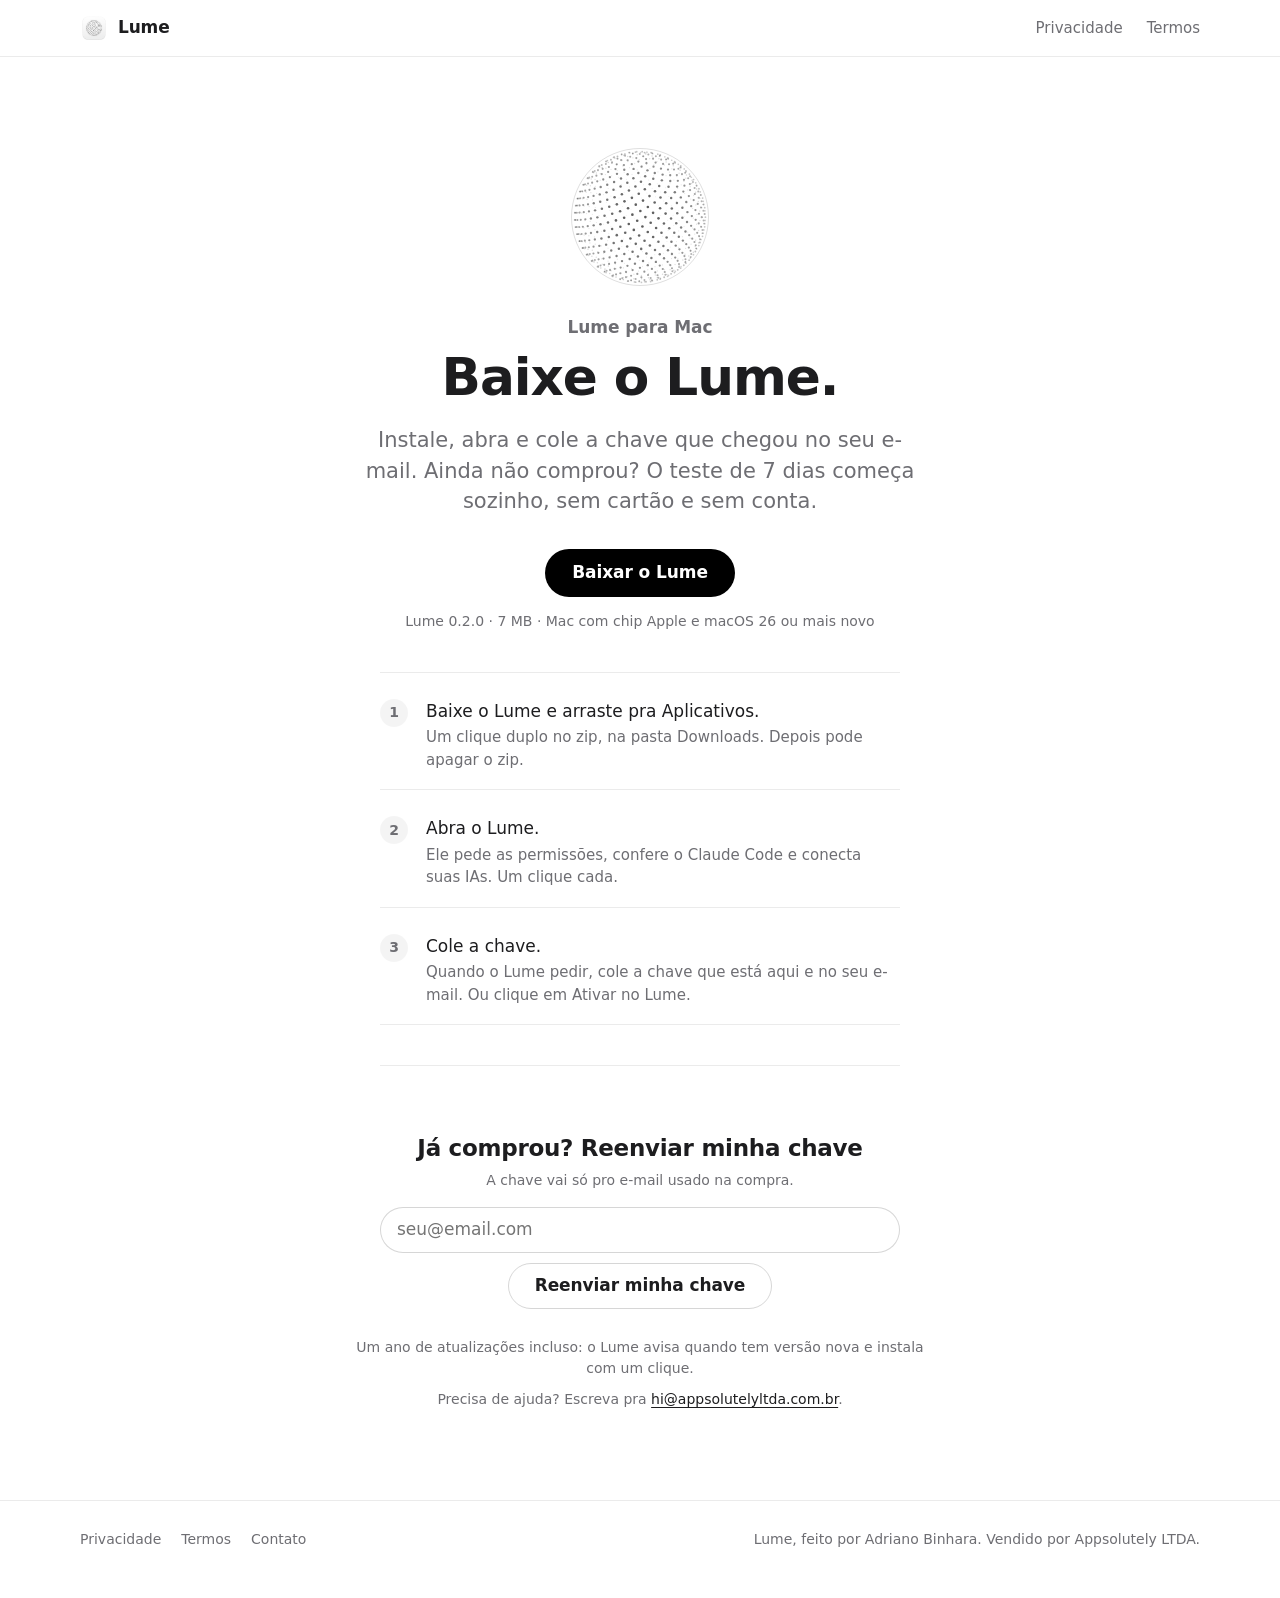
<file: obrigado.html>
<!doctype html>
<html lang="pt-BR">
<head>
  <meta charset="utf-8">
  <meta name="viewport" content="width=device-width, initial-scale=1">
  <title>Obrigado. Sua chave do Lume.</title>
  <meta name="description" content="Pagamento confirmado. Sua chave do Lume aparece aqui e chega por e-mail. Baixe o Lume, abra e cole a chave.">
  <meta name="robots" content="noindex">
  <link rel="icon" href="img/favicon.png" type="image/png">
  <link rel="apple-touch-icon" href="img/apple-touch-icon.png">
  <meta name="theme-color" content="#ffffff">
  <link rel="stylesheet" href="style.css">
  <script src="site.js" defer></script>
</head>
<body>

  <header class="nav">
    <div class="wrap">
      <a class="brand" href="./"><img src="img/icon.png" alt="" width="28" height="28">Lume</a>
      <nav class="nav-links" aria-label="Principal">
        <a href="privacidade.html">Privacidade</a>
        <a href="termos.html">Termos</a>
      </nav>
    </div>
  </header>

  <main class="doc thanks" data-obrigado>
    <div class="sphere" aria-hidden="true"><canvas data-sphere data-n="800"></canvas></div>

    <!-- Sem session_id: quem abriu a página direto. -->
    <section data-estado="sem-sessao">
      <p class="eyebrow">Lume para Mac</p>
      <h1 class="h2">Baixe o Lume.</h1>
      <p class="lead">Instale, abra e cole a chave que chegou no seu e-mail. Ainda não comprou? O teste de 7 dias começa sozinho, sem cartão e sem conta.</p>
    </section>

    <!-- Esperando o webhook do Stripe. -->
    <section data-estado="gerando" hidden>
      <p class="eyebrow">Pagamento confirmado</p>
      <h1 class="h2">Obrigado. Sua mente começa agora.</h1>
      <p class="status" role="status" aria-live="polite"><span class="dot breathing" aria-hidden="true"></span>Gerando sua chave…</p>
      <p class="lead">Leva alguns segundos. Você pode baixar o Lume enquanto isso.</p>
    </section>

    <!-- Chave pronta. -->
    <section data-estado="pronta" hidden>
      <p class="eyebrow">Pagamento confirmado</p>
      <h1 class="h2">Obrigado. Sua mente começa agora.</h1>
      <p class="lead">Esta é a sua chave. Guarde com você.</p>
      <div class="key-card">
        <output class="key" data-chave aria-label="Sua chave do Lume">LUME-00000-00000-00000-00000</output>
        <div class="cta-row key-actions">
          <button class="btn btn-secondary" type="button" data-copiar>Copiar chave</button>
          <a class="btn btn-primary" data-ativar href="#">Ativar no Lume</a>
        </div>
        <p class="small" data-email-linha>A chave também foi pro seu e-mail (<b data-email></b>).</p>
      </div>
    </section>

    <!-- Não achou a compra, ou algo falhou. -->
    <section data-estado="erro" hidden>
      <p class="eyebrow">Quase lá</p>
      <h1 class="h2">Não achamos a sua chave por aqui.</h1>
      <p class="lead">Calma, a compra não se perdeu. Se você já pagou, a chave chega no e-mail da compra. Peça o reenvio abaixo ou escreva pra <a href="mailto:hi@appsolutelyltda.com.br">hi@appsolutelyltda.com.br</a>.</p>
    </section>

    <div class="cta-row">
      <a class="btn btn-primary" data-download data-download-btn href="releases/Lume-0.3.1.zip" download>Baixar o Lume</a>
    </div>
    <p class="meta">Lume 0.2.0 · 7 MB · Mac com chip Apple e macOS 26 ou mais novo</p>

    <ol class="steps">
      <li><div>Baixe o Lume e arraste pra Aplicativos.<span>Um clique duplo no zip, na pasta Downloads. Depois pode apagar o zip.</span></div></li>
      <li><div>Abra o Lume.<span>Ele pede as permissões, confere o Claude Code e conecta suas IAs. Um clique cada.</span></div></li>
      <li><div>Cole a chave.<span>Quando o Lume pedir, cole a chave que está aqui e no seu e-mail. Ou clique em Ativar no Lume.</span></div></li>
    </ol>

    <section class="resend" data-reenviar>
      <h2 class="h3" data-reenviar-titulo>Já comprou? Reenviar minha chave</h2>
      <p class="small">A chave vai só pro e-mail usado na compra.</p>
      <form class="resend-form" data-reenviar-form>
        <label class="sr-only" for="email">Seu e-mail da compra</label>
        <input id="email" name="email" type="email" required autocomplete="email" placeholder="seu@email.com">
        <button class="btn btn-secondary" type="submit">Reenviar minha chave</button>
      </form>
      <p class="small" role="status" aria-live="polite" data-reenviar-msg hidden>Se existir uma compra com esse e-mail, a chave chegou lá.</p>
      <noscript><p class="small">Sem JavaScript, peça a chave por e-mail: <a href="mailto:hi@appsolutelyltda.com.br?subject=Reenviar%20minha%20chave%20do%20Lume">hi@appsolutelyltda.com.br</a>.</p></noscript>
    </section>

    <p class="small" style="margin-top: 28px;">Um ano de atualizações incluso: o Lume avisa quando tem versão nova e instala com um clique.</p>
    <p class="small" style="margin-top: 10px;">Precisa de ajuda? Escreva pra <a href="mailto:hi@appsolutelyltda.com.br">hi@appsolutelyltda.com.br</a>.</p>
  </main>

  <footer class="footer">
    <div class="wrap">
      <nav aria-label="Rodapé">
        <a href="privacidade.html">Privacidade</a>
        <a href="termos.html">Termos</a>
        <a href="mailto:hi@appsolutelyltda.com.br">Contato</a>
      </nav>
      <span>Lume, feito por Adriano Binhara. Vendido por Appsolutely LTDA.</span>
    </div>
  </footer>

</body>
</html>
</file>
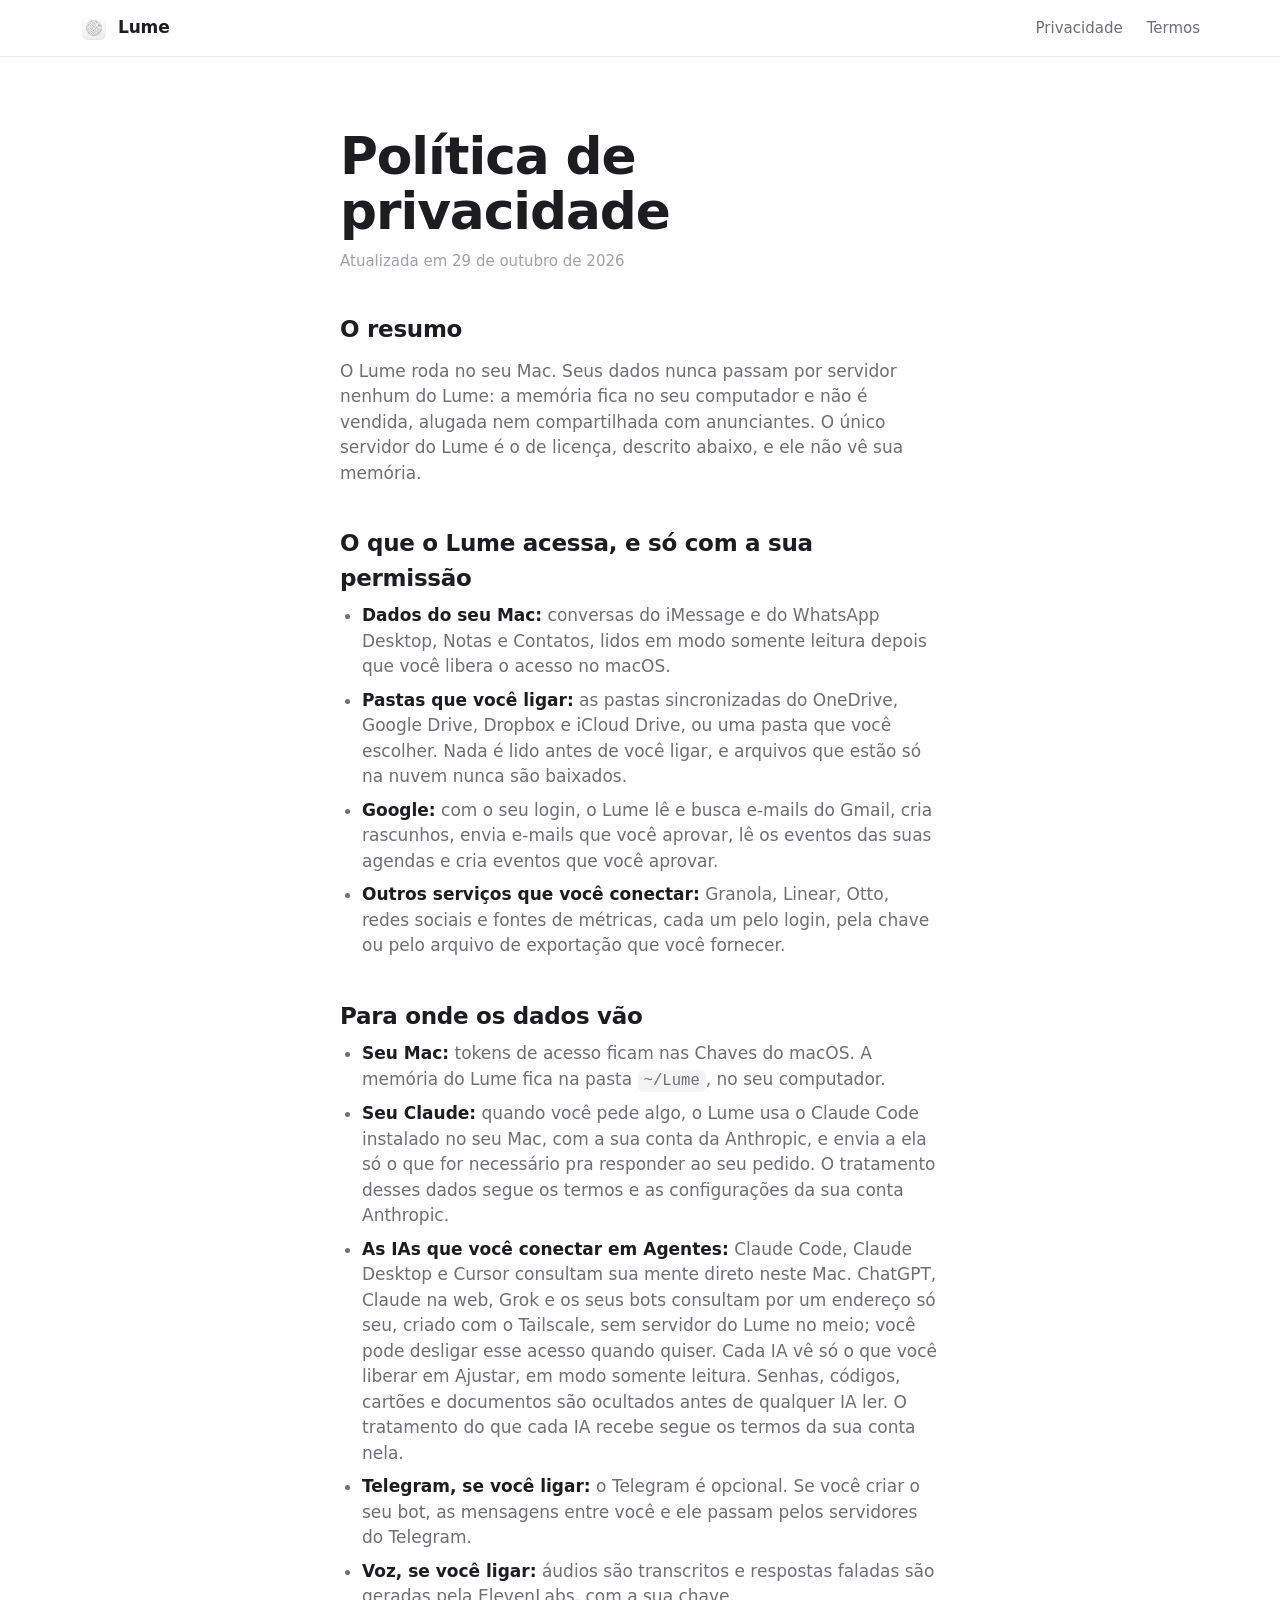
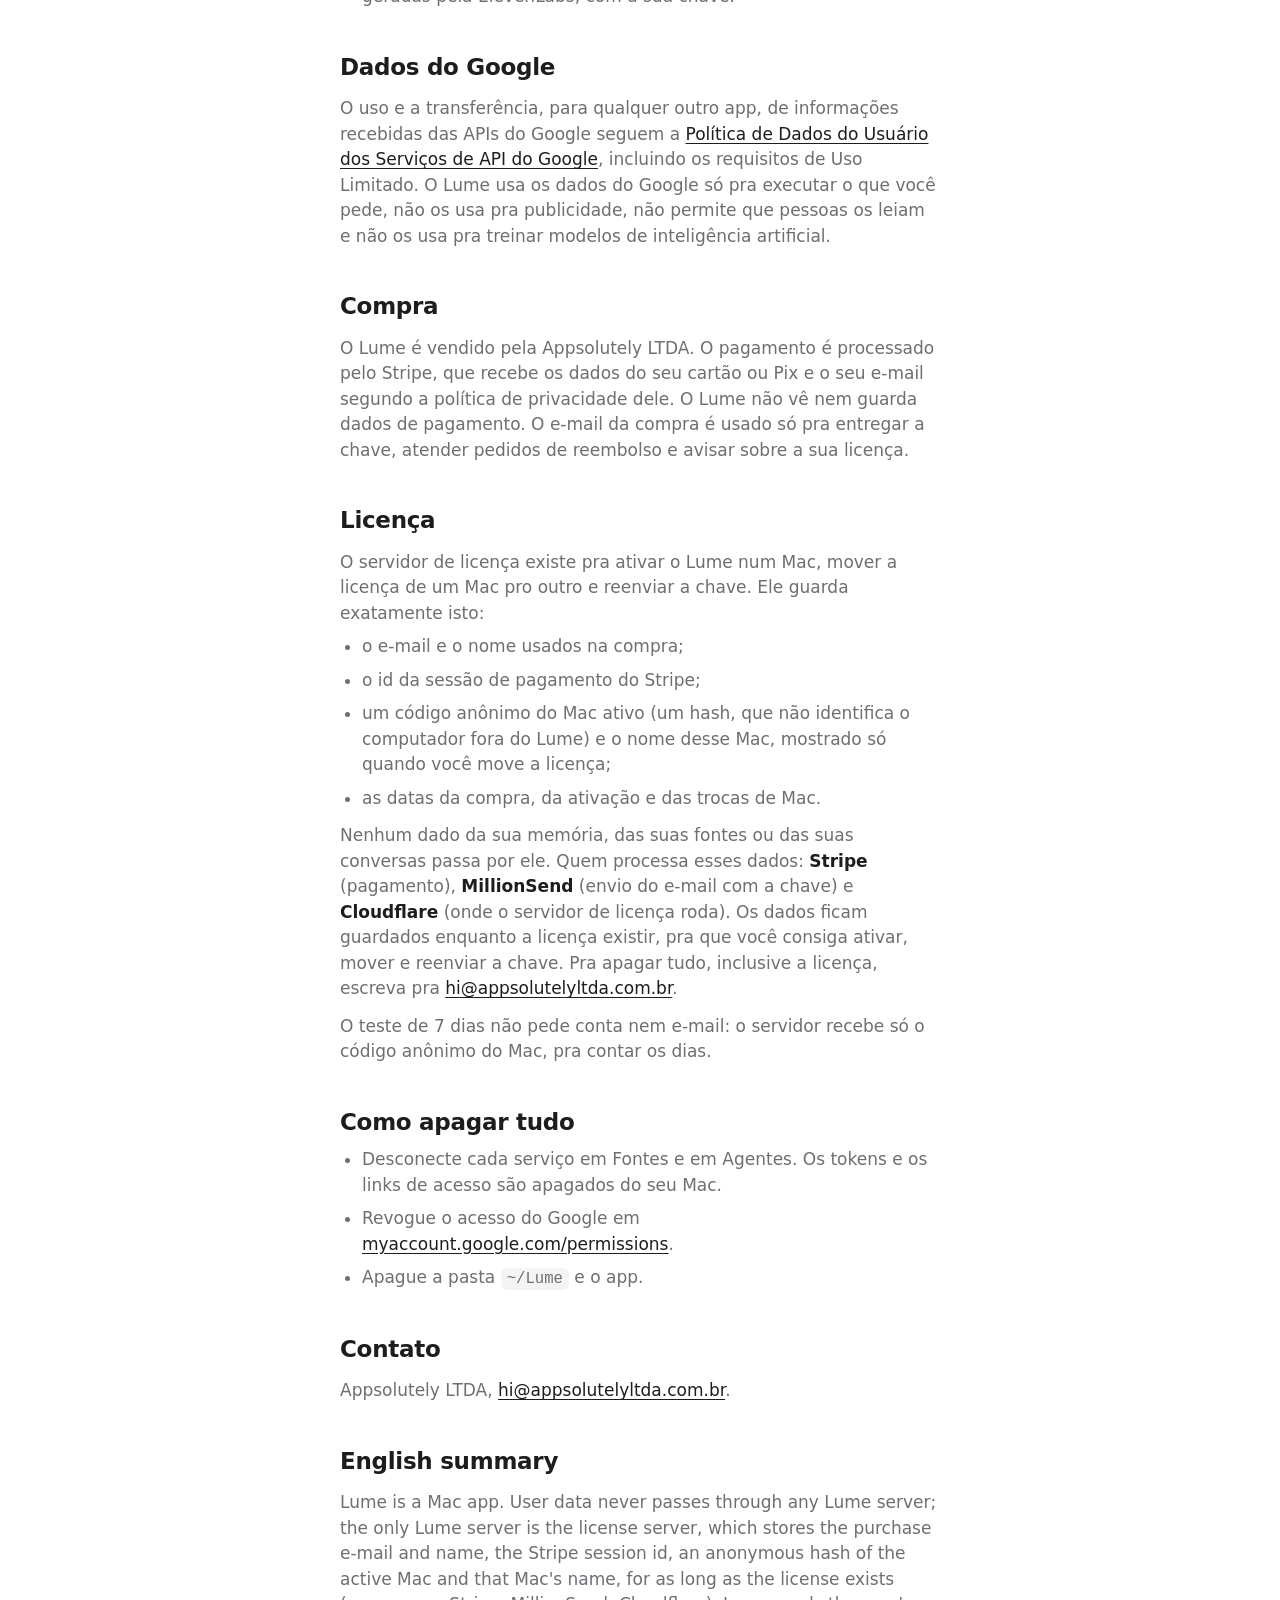
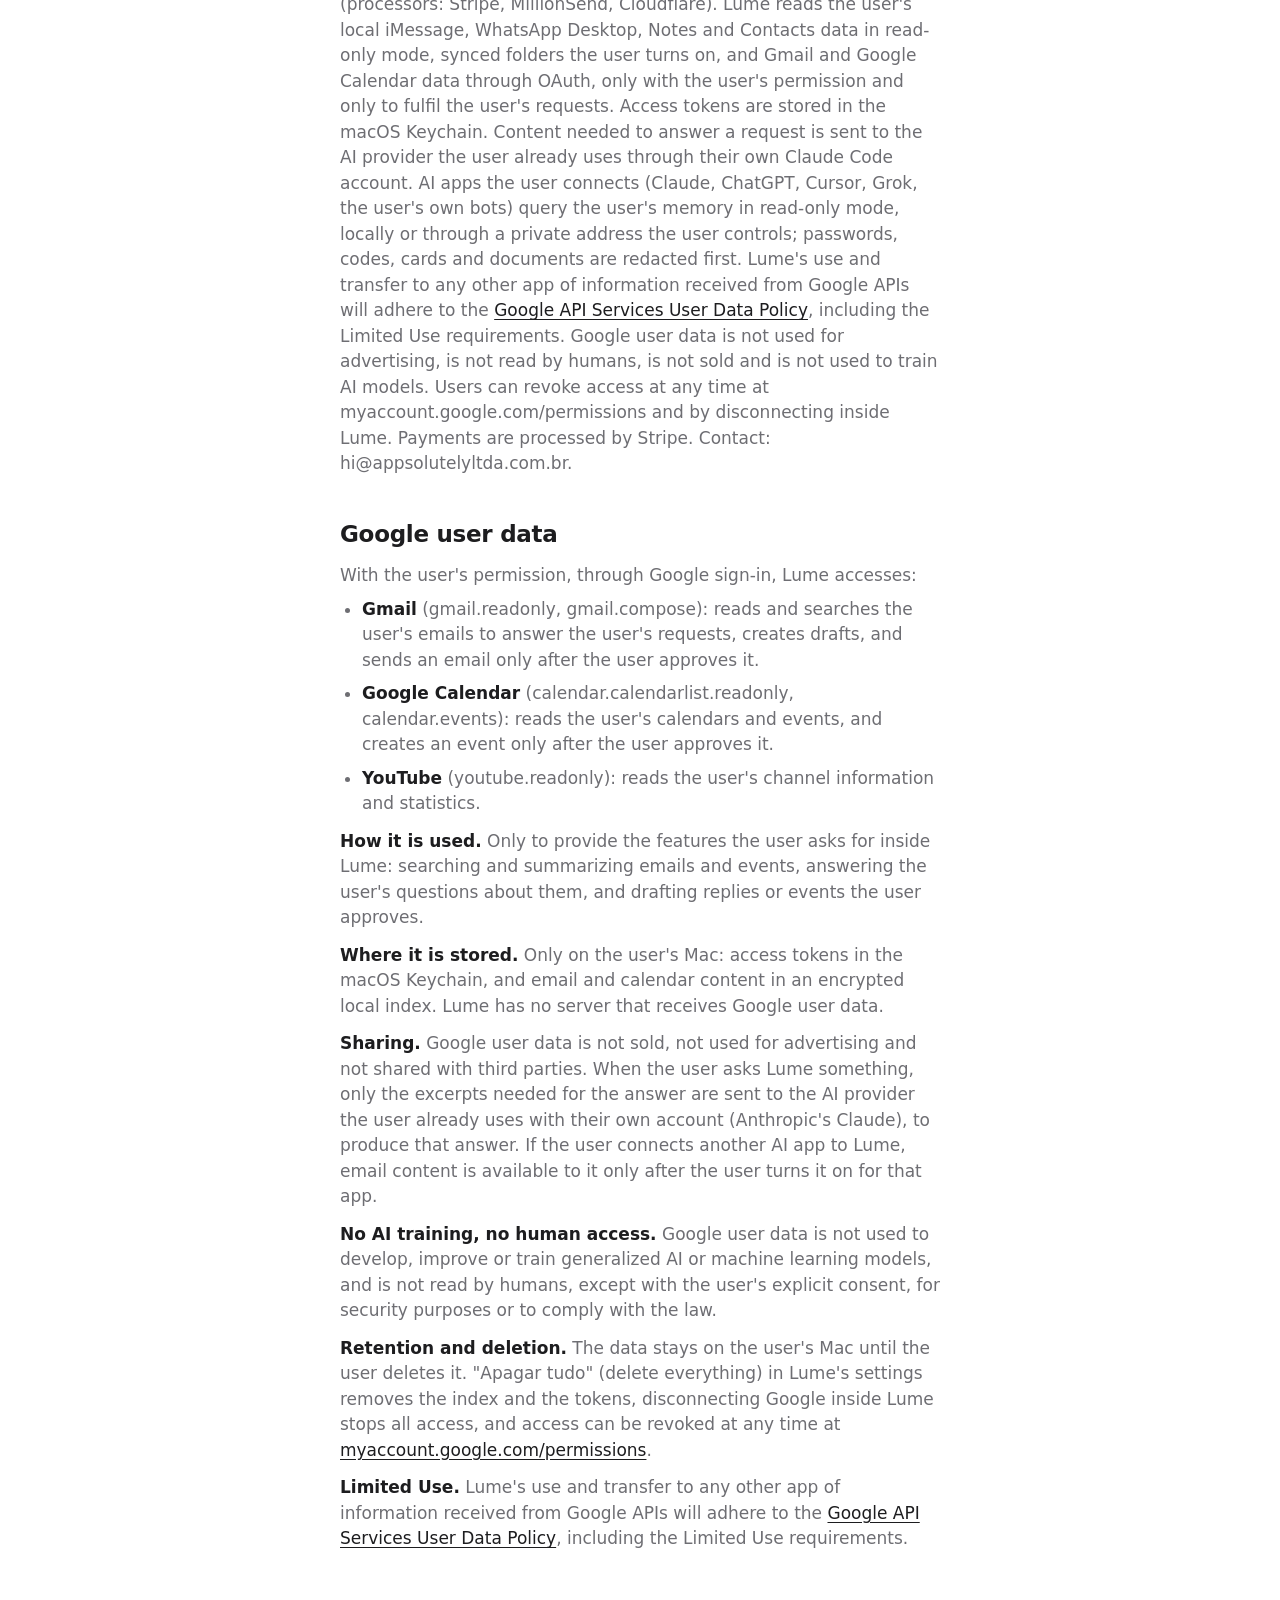
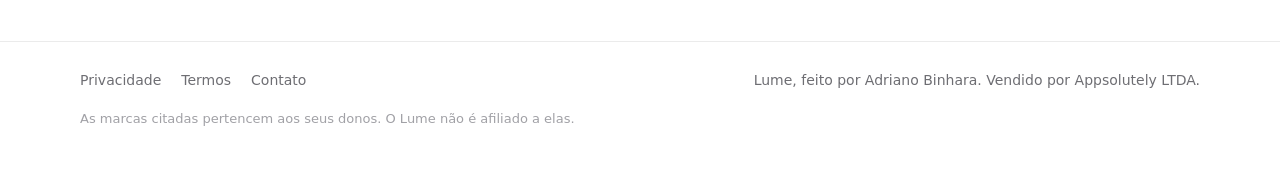
<file: privacidade.html>
<!doctype html>
<html lang="pt-BR">
<head>
  <meta charset="utf-8">
  <meta name="viewport" content="width=device-width, initial-scale=1">
  <title>Privacidade do Lume</title>
  <meta name="description" content="O Lume roda no seu Mac, não tem servidores e não compartilha nada. Veja o que ele acessa, com a sua permissão, e como apagar tudo.">
  <link rel="icon" href="img/favicon.png" type="image/png">
  <link rel="apple-touch-icon" href="img/apple-touch-icon.png">
  <meta name="theme-color" content="#ffffff">
  <link rel="stylesheet" href="style.css">
</head>
<body>

  <header class="nav">
    <div class="wrap">
      <a class="brand" href="./"><img src="img/icon.png" alt="" width="28" height="28">Lume</a>
      <nav class="nav-links" aria-label="Principal">
        <a href="privacidade.html" aria-current="page">Privacidade</a>
        <a href="termos.html">Termos</a>
      </nav>
    </div>
  </header>

  <main class="doc">
    <h1 class="h2">Política de privacidade</h1>
    <p class="updated">Atualizada em 29 de outubro de 2026</p>

    <h2>O resumo</h2>
    <p>O Lume roda no seu Mac. Seus dados nunca passam por servidor nenhum do Lume: a memória fica no seu computador e não é vendida, alugada nem compartilhada com anunciantes. O único servidor do Lume é o de licença, descrito abaixo, e ele não vê sua memória.</p>

    <h2>O que o Lume acessa, e só com a sua permissão</h2>
    <ul>
      <li><strong>Dados do seu Mac:</strong> conversas do iMessage e do WhatsApp Desktop, Notas e Contatos, lidos em modo somente leitura depois que você libera o acesso no macOS.</li>
      <li><strong>Pastas que você ligar:</strong> as pastas sincronizadas do OneDrive, Google Drive, Dropbox e iCloud Drive, ou uma pasta que você escolher. Nada é lido antes de você ligar, e arquivos que estão só na nuvem nunca são baixados.</li>
      <li><strong>Google:</strong> com o seu login, o Lume lê e busca e-mails do Gmail, cria rascunhos, envia e-mails que você aprovar, lê os eventos das suas agendas e cria eventos que você aprovar.</li>
      <li><strong>Outros serviços que você conectar:</strong> Granola, Linear, Otto, redes sociais e fontes de métricas, cada um pelo login, pela chave ou pelo arquivo de exportação que você fornecer.</li>
    </ul>

    <h2>Para onde os dados vão</h2>
    <ul>
      <li><strong>Seu Mac:</strong> tokens de acesso ficam nas Chaves do macOS. A memória do Lume fica na pasta <code>~/Lume</code>, no seu computador.</li>
      <li><strong>Seu Claude:</strong> quando você pede algo, o Lume usa o Claude Code instalado no seu Mac, com a sua conta da Anthropic, e envia a ela só o que for necessário pra responder ao seu pedido. O tratamento desses dados segue os termos e as configurações da sua conta Anthropic.</li>
      <li><strong>As IAs que você conectar em Agentes:</strong> Claude Code, Claude Desktop e Cursor consultam sua mente direto neste Mac. ChatGPT, Claude na web, Grok e os seus bots consultam por um endereço só seu, criado com o Tailscale, sem servidor do Lume no meio; você pode desligar esse acesso quando quiser. Cada IA vê só o que você liberar em Ajustar, em modo somente leitura. Senhas, códigos, cartões e documentos são ocultados antes de qualquer IA ler. O tratamento do que cada IA recebe segue os termos da sua conta nela.</li>
      <li><strong>Telegram, se você ligar:</strong> o Telegram é opcional. Se você criar o seu bot, as mensagens entre você e ele passam pelos servidores do Telegram.</li>
      <li><strong>Voz, se você ligar:</strong> áudios são transcritos e respostas faladas são geradas pela ElevenLabs, com a sua chave.</li>
    </ul>

    <h2>Dados do Google</h2>
    <p>O uso e a transferência, para qualquer outro app, de informações recebidas das APIs do Google seguem a <a href="https://developers.google.com/terms/api-services-user-data-policy">Política de Dados do Usuário dos Serviços de API do Google</a>, incluindo os requisitos de Uso Limitado. O Lume usa os dados do Google só pra executar o que você pede, não os usa pra publicidade, não permite que pessoas os leiam e não os usa pra treinar modelos de inteligência artificial.</p>

    <h2>Compra</h2>
    <p>O Lume é vendido pela Appsolutely LTDA. O pagamento é processado pelo Stripe, que recebe os dados do seu cartão ou Pix e o seu e-mail segundo a política de privacidade dele. O Lume não vê nem guarda dados de pagamento. O e-mail da compra é usado só pra entregar a chave, atender pedidos de reembolso e avisar sobre a sua licença.</p>

    <h2>Licença</h2>
    <p>O servidor de licença existe pra ativar o Lume num Mac, mover a licença de um Mac pro outro e reenviar a chave. Ele guarda exatamente isto:</p>
    <ul>
      <li>o e-mail e o nome usados na compra;</li>
      <li>o id da sessão de pagamento do Stripe;</li>
      <li>um código anônimo do Mac ativo (um hash, que não identifica o computador fora do Lume) e o nome desse Mac, mostrado só quando você move a licença;</li>
      <li>as datas da compra, da ativação e das trocas de Mac.</li>
    </ul>
    <p>Nenhum dado da sua memória, das suas fontes ou das suas conversas passa por ele. Quem processa esses dados: <strong>Stripe</strong> (pagamento), <strong>MillionSend</strong> (envio do e-mail com a chave) e <strong>Cloudflare</strong> (onde o servidor de licença roda). Os dados ficam guardados enquanto a licença existir, pra que você consiga ativar, mover e reenviar a chave. Pra apagar tudo, inclusive a licença, escreva pra <a href="mailto:hi@appsolutelyltda.com.br">hi@appsolutelyltda.com.br</a>.</p>
    <p>O teste de 7 dias não pede conta nem e-mail: o servidor recebe só o código anônimo do Mac, pra contar os dias.</p>

    <h2>Como apagar tudo</h2>
    <ul>
      <li>Desconecte cada serviço em Fontes e em Agentes. Os tokens e os links de acesso são apagados do seu Mac.</li>
      <li>Revogue o acesso do Google em <a href="https://myaccount.google.com/permissions">myaccount.google.com/permissions</a>.</li>
      <li>Apague a pasta <code>~/Lume</code> e o app.</li>
    </ul>

    <h2>Contato</h2>
    <p>Appsolutely LTDA, <a href="mailto:hi@appsolutelyltda.com.br">hi@appsolutelyltda.com.br</a>.</p>

    <h2>English summary</h2>
    <p>Lume is a Mac app. User data never passes through any Lume server; the only Lume server is the license server, which stores the purchase e-mail and name, the Stripe session id, an anonymous hash of the active Mac and that Mac's name, for as long as the license exists (processors: Stripe, MillionSend, Cloudflare). Lume reads the user's local iMessage, WhatsApp Desktop, Notes and Contacts data in read-only mode, synced folders the user turns on, and Gmail and Google Calendar data through OAuth, only with the user's permission and only to fulfil the user's requests. Access tokens are stored in the macOS Keychain. Content needed to answer a request is sent to the AI provider the user already uses through their own Claude Code account. AI apps the user connects (Claude, ChatGPT, Cursor, Grok, the user's own bots) query the user's memory in read-only mode, locally or through a private address the user controls; passwords, codes, cards and documents are redacted first. Lume's use and transfer to any other app of information received from Google APIs will adhere to the <a href="https://developers.google.com/terms/api-services-user-data-policy">Google API Services User Data Policy</a>, including the Limited Use requirements. Google user data is not used for advertising, is not read by humans, is not sold and is not used to train AI models. Users can revoke access at any time at myaccount.google.com/permissions and by disconnecting inside Lume. Payments are processed by Stripe. Contact: hi@appsolutelyltda.com.br.</p>

    <h2 id="google-user-data">Google user data</h2>
    <p>With the user's permission, through Google sign-in, Lume accesses:</p>
    <ul>
      <li><strong>Gmail</strong> (gmail.readonly, gmail.compose): reads and searches the user's emails to answer the user's requests, creates drafts, and sends an email only after the user approves it.</li>
      <li><strong>Google Calendar</strong> (calendar.calendarlist.readonly, calendar.events): reads the user's calendars and events, and creates an event only after the user approves it.</li>
      <li><strong>YouTube</strong> (youtube.readonly): reads the user's channel information and statistics.</li>
    </ul>
    <p><strong>How it is used.</strong> Only to provide the features the user asks for inside Lume: searching and summarizing emails and events, answering the user's questions about them, and drafting replies or events the user approves.</p>
    <p><strong>Where it is stored.</strong> Only on the user's Mac: access tokens in the macOS Keychain, and email and calendar content in an encrypted local index. Lume has no server that receives Google user data.</p>
    <p><strong>Sharing.</strong> Google user data is not sold, not used for advertising and not shared with third parties. When the user asks Lume something, only the excerpts needed for the answer are sent to the AI provider the user already uses with their own account (Anthropic's Claude), to produce that answer. If the user connects another AI app to Lume, email content is available to it only after the user turns it on for that app.</p>
    <p><strong>No AI training, no human access.</strong> Google user data is not used to develop, improve or train generalized AI or machine learning models, and is not read by humans, except with the user's explicit consent, for security purposes or to comply with the law.</p>
    <p><strong>Retention and deletion.</strong> The data stays on the user's Mac until the user deletes it. "Apagar tudo" (delete everything) in Lume's settings removes the index and the tokens, disconnecting Google inside Lume stops all access, and access can be revoked at any time at <a href="https://myaccount.google.com/permissions">myaccount.google.com/permissions</a>.</p>
    <p><strong>Limited Use.</strong> Lume's use and transfer to any other app of information received from Google APIs will adhere to the <a href="https://developers.google.com/terms/api-services-user-data-policy">Google API Services User Data Policy</a>, including the Limited Use requirements.</p>
  </main>

  <footer class="footer">
    <div class="wrap">
      <nav aria-label="Rodapé">
        <a href="privacidade.html">Privacidade</a>
        <a href="termos.html">Termos</a>
        <a href="mailto:hi@appsolutelyltda.com.br">Contato</a>
      </nav>
      <span>Lume, feito por Adriano Binhara. Vendido por Appsolutely LTDA.</span>
      <p class="legal">As marcas citadas pertencem aos seus donos. O Lume não é afiliado a elas.</p>
    </div>
  </footer>

</body>
</html>
</file>
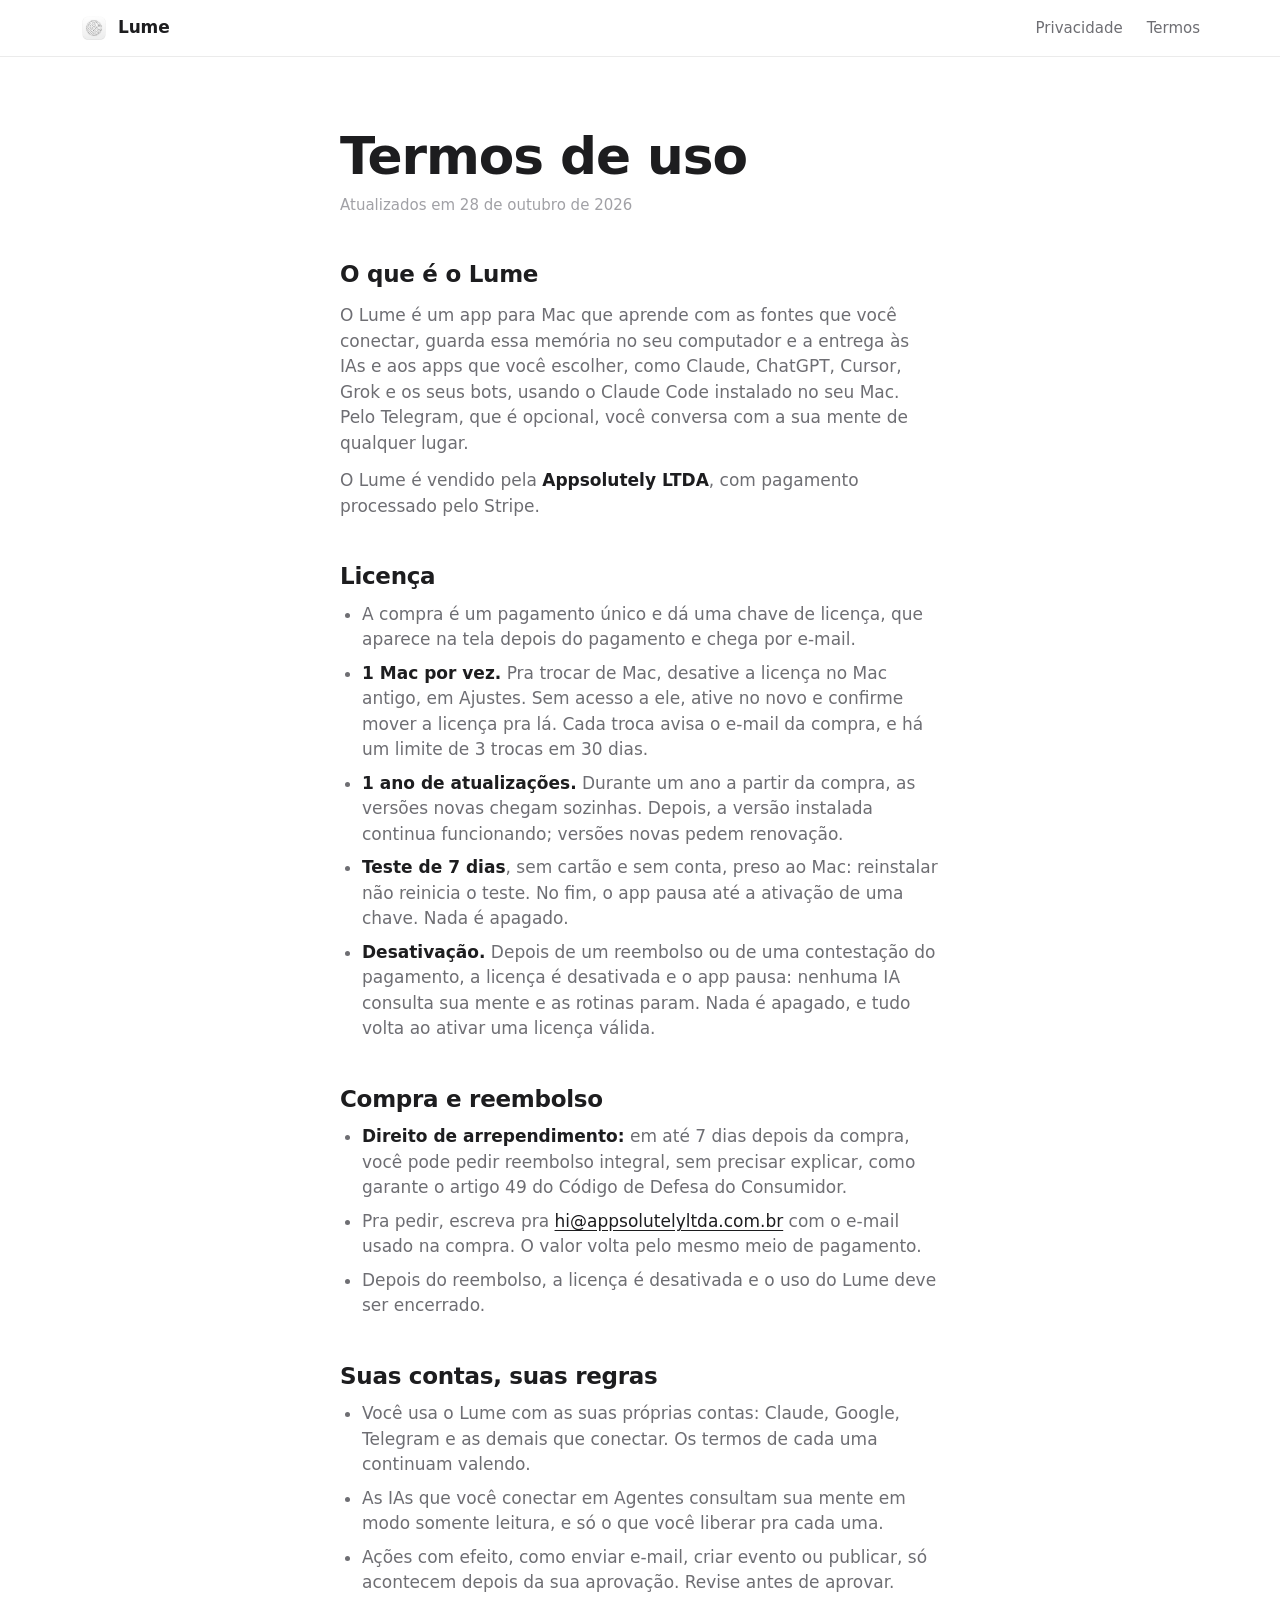
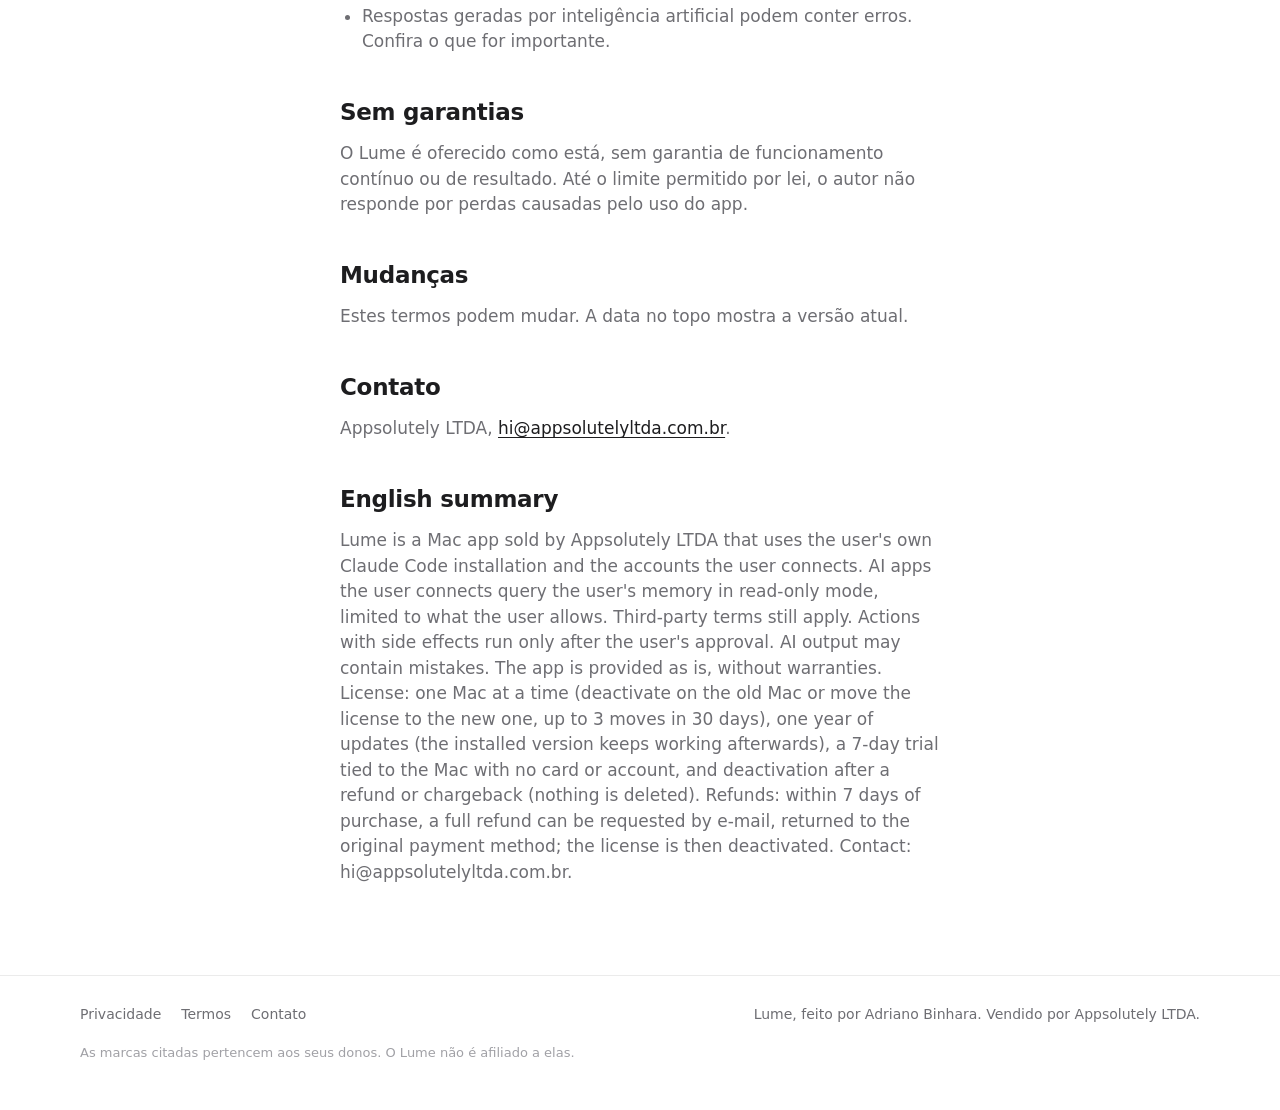
<file: termos.html>
<!doctype html>
<html lang="pt-BR">
<head>
  <meta charset="utf-8">
  <meta name="viewport" content="width=device-width, initial-scale=1">
  <title>Termos de uso do Lume</title>
  <meta name="description" content="Os termos de uso do Lume, o app para Mac que leva sua mente a toda IA que você usa.">
  <link rel="icon" href="img/favicon.png" type="image/png">
  <link rel="apple-touch-icon" href="img/apple-touch-icon.png">
  <meta name="theme-color" content="#ffffff">
  <link rel="stylesheet" href="style.css">
</head>
<body>

  <header class="nav">
    <div class="wrap">
      <a class="brand" href="./"><img src="img/icon.png" alt="" width="28" height="28">Lume</a>
      <nav class="nav-links" aria-label="Principal">
        <a href="privacidade.html">Privacidade</a>
        <a href="termos.html" aria-current="page">Termos</a>
      </nav>
    </div>
  </header>

  <main class="doc">
    <h1 class="h2">Termos de uso</h1>
    <p class="updated">Atualizados em 28 de outubro de 2026</p>

    <h2>O que é o Lume</h2>
    <p>O Lume é um app para Mac que aprende com as fontes que você conectar, guarda essa memória no seu computador e a entrega às IAs e aos apps que você escolher, como Claude, ChatGPT, Cursor, Grok e os seus bots, usando o Claude Code instalado no seu Mac. Pelo Telegram, que é opcional, você conversa com a sua mente de qualquer lugar.</p>
    <p>O Lume é vendido pela <strong>Appsolutely LTDA</strong>, com pagamento processado pelo Stripe.</p>

    <h2>Licença</h2>
    <ul>
      <li>A compra é um pagamento único e dá uma chave de licença, que aparece na tela depois do pagamento e chega por e-mail.</li>
      <li><strong>1 Mac por vez.</strong> Pra trocar de Mac, desative a licença no Mac antigo, em Ajustes. Sem acesso a ele, ative no novo e confirme mover a licença pra lá. Cada troca avisa o e-mail da compra, e há um limite de 3 trocas em 30 dias.</li>
      <li><strong>1 ano de atualizações.</strong> Durante um ano a partir da compra, as versões novas chegam sozinhas. Depois, a versão instalada continua funcionando; versões novas pedem renovação.</li>
      <li><strong>Teste de 7 dias</strong>, sem cartão e sem conta, preso ao Mac: reinstalar não reinicia o teste. No fim, o app pausa até a ativação de uma chave. Nada é apagado.</li>
      <li><strong>Desativação.</strong> Depois de um reembolso ou de uma contestação do pagamento, a licença é desativada e o app pausa: nenhuma IA consulta sua mente e as rotinas param. Nada é apagado, e tudo volta ao ativar uma licença válida.</li>
    </ul>

    <h2>Compra e reembolso</h2>
    <ul>
      <li><strong>Direito de arrependimento:</strong> em até 7 dias depois da compra, você pode pedir reembolso integral, sem precisar explicar, como garante o artigo 49 do Código de Defesa do Consumidor.</li>
      <li>Pra pedir, escreva pra <a href="mailto:hi@appsolutelyltda.com.br">hi@appsolutelyltda.com.br</a> com o e-mail usado na compra. O valor volta pelo mesmo meio de pagamento.</li>
      <li>Depois do reembolso, a licença é desativada e o uso do Lume deve ser encerrado.</li>
    </ul>

    <h2>Suas contas, suas regras</h2>
    <ul>
      <li>Você usa o Lume com as suas próprias contas: Claude, Google, Telegram e as demais que conectar. Os termos de cada uma continuam valendo.</li>
      <li>As IAs que você conectar em Agentes consultam sua mente em modo somente leitura, e só o que você liberar pra cada uma.</li>
      <li>Ações com efeito, como enviar e-mail, criar evento ou publicar, só acontecem depois da sua aprovação. Revise antes de aprovar.</li>
      <li>Respostas geradas por inteligência artificial podem conter erros. Confira o que for importante.</li>
    </ul>

    <h2>Sem garantias</h2>
    <p>O Lume é oferecido como está, sem garantia de funcionamento contínuo ou de resultado. Até o limite permitido por lei, o autor não responde por perdas causadas pelo uso do app.</p>

    <h2>Mudanças</h2>
    <p>Estes termos podem mudar. A data no topo mostra a versão atual.</p>

    <h2>Contato</h2>
    <p>Appsolutely LTDA, <a href="mailto:hi@appsolutelyltda.com.br">hi@appsolutelyltda.com.br</a>.</p>

    <h2>English summary</h2>
    <p>Lume is a Mac app sold by Appsolutely LTDA that uses the user's own Claude Code installation and the accounts the user connects. AI apps the user connects query the user's memory in read-only mode, limited to what the user allows. Third-party terms still apply. Actions with side effects run only after the user's approval. AI output may contain mistakes. The app is provided as is, without warranties. License: one Mac at a time (deactivate on the old Mac or move the license to the new one, up to 3 moves in 30 days), one year of updates (the installed version keeps working afterwards), a 7-day trial tied to the Mac with no card or account, and deactivation after a refund or chargeback (nothing is deleted). Refunds: within 7 days of purchase, a full refund can be requested by e-mail, returned to the original payment method; the license is then deactivated. Contact: hi@appsolutelyltda.com.br.</p>
  </main>

  <footer class="footer">
    <div class="wrap">
      <nav aria-label="Rodapé">
        <a href="privacidade.html">Privacidade</a>
        <a href="termos.html">Termos</a>
        <a href="mailto:hi@appsolutelyltda.com.br">Contato</a>
      </nav>
      <span>Lume, feito por Adriano Binhara. Vendido por Appsolutely LTDA.</span>
      <p class="legal">As marcas citadas pertencem aos seus donos. O Lume não é afiliado a elas.</p>
    </div>
  </footer>

</body>
</html>
</file>
<file: style.css>
/* Lume: sua mente, em toda IA.
   Mesmo olhar do app e do filme: chão branco, SF Pro do sistema, tinta #1D1D1F,
   preto como único destaque, linhas finas e a esfera de pontos. */

:root {
  --ground: #ffffff;
  --frame: #f3f3f3;
  --ink: #1d1d1f;
  --secondary: #6e6e73;
  --tertiary: #a1a1a6;
  --hairline: rgba(0, 0, 0, 0.08);
  --hairline-strong: rgba(0, 0, 0, 0.16);
  --fill: rgba(0, 0, 0, 0.045);
  --fill-strong: rgba(0, 0, 0, 0.09);
  --bubble: #f2f2f4;
  --accent: #000000;
  --on-accent: #ffffff;
  --ok: #34c759;
  --font: -apple-system, BlinkMacSystemFont, system-ui, "Helvetica Neue", Helvetica, Arial, sans-serif;
  --mono: ui-monospace, "SF Mono", Menlo, monospace;
  --wrap: 1120px;
  --gutter: 24px;
  --section: clamp(80px, 9vw, 136px);
  --radius-window: 14px;
  --shadow-window: 0 30px 80px rgba(0, 0, 0, 0.12), 0 8px 24px rgba(0, 0, 0, 0.05);
  --shadow-card: 0 0 0 1px rgba(0, 0, 0, 0.07), 0 24px 60px rgba(0, 0, 0, 0.08), 0 4px 14px rgba(0, 0, 0, 0.04);
  --ease-out: cubic-bezier(0.16, 1, 0.3, 1);
}

@media (min-width: 768px) {
  :root { --gutter: 40px; }
}

*, *::before, *::after { box-sizing: border-box; }

html {
  scroll-behavior: smooth;
  scroll-padding-top: 72px;
  -webkit-text-size-adjust: 100%;
}

body {
  margin: 0;
  background: var(--ground);
  color: var(--ink);
  font-family: var(--font);
  font-size: 17px;
  line-height: 1.5;
  -webkit-font-smoothing: antialiased;
  -moz-osx-font-smoothing: grayscale;
  overflow-x: hidden;
}

h1, h2, h3, p, figure, ul, ol, dl { margin: 0; }
img, video, canvas { display: block; max-width: 100%; }
a { color: inherit; }
button { font: inherit; color: inherit; }
s { text-decoration-thickness: 1.5px; }

:focus-visible {
  outline: 2px solid var(--ink);
  outline-offset: 3px;
  border-radius: 6px;
}

.wrap {
  width: 100%;
  max-width: calc(var(--wrap) + var(--gutter) * 2);
  margin: 0 auto;
  padding: 0 var(--gutter);
}

.measure { max-width: 640px; }
.center { text-align: center; }
.center .measure { margin-left: auto; margin-right: auto; }

.sr-only {
  position: absolute; width: 1px; height: 1px; padding: 0; margin: -1px;
  overflow: hidden; clip: rect(0, 0, 0, 0); white-space: nowrap; border: 0;
}

/* Tipografia */

.display {
  font-size: clamp(38px, 4.2vw + 24px, 80px);
  line-height: 1.04;
  font-weight: 700;
  letter-spacing: -0.022em;
  text-wrap: balance;
}

.h2 {
  font-size: clamp(31px, 2.4vw + 21px, 56px);
  line-height: 1.07;
  font-weight: 700;
  letter-spacing: -0.02em;
  text-wrap: balance;
}

.h3 {
  font-size: 21px;
  line-height: 1.3;
  font-weight: 600;
  letter-spacing: -0.012em;
}

.lead {
  font-size: clamp(18px, 0.4vw + 16px, 21px);
  line-height: 1.45;
  color: var(--secondary);
  text-wrap: pretty;
}

.eyebrow {
  font-size: 17px;
  font-weight: 600;
  color: var(--secondary);
  letter-spacing: -0.005em;
}

.eyebrow + .h2, .eyebrow + .display { margin-top: 10px; }
.h2 + .lead, .display + .lead { margin-top: 20px; }

.small { font-size: 14px; color: var(--secondary); }

/* Botões em pílula */

.btn {
  display: inline-flex;
  align-items: center;
  justify-content: center;
  gap: 8px;
  min-height: 48px;
  padding: 0 26px;
  border-radius: 999px;
  border: 1px solid transparent;
  font-size: 17px;
  font-weight: 600;
  letter-spacing: -0.005em;
  text-decoration: none;
  white-space: nowrap;
  cursor: pointer;
  transition: background-color 180ms, color 180ms, border-color 180ms, transform 120ms;
}
.btn:active { transform: scale(0.98); }

.btn-primary {
  background: var(--accent);
  color: var(--on-accent);
}
.btn-primary:hover { background: #2a2a2d; }

.btn-secondary {
  background: transparent;
  color: var(--ink);
  border-color: var(--hairline-strong);
}
.btn-secondary:hover { background: var(--fill); }

.btn-quiet {
  background: transparent;
  color: var(--ink);
  padding: 0 14px;
}
.btn-quiet:hover { color: var(--secondary); }

.btn-sm {
  min-height: 36px;
  padding: 0 16px;
  font-size: 15px;
}

.play-glyph {
  width: 18px; height: 18px;
  flex: none;
}

/* Preço: montado pelo site.js a partir da config; o HTML traz o estado sem lançamento. */

.price {
  font-size: 17px;
  line-height: 1.4;
  color: var(--ink);
}
.price s { color: var(--tertiary); margin-right: 6px; }
.price strong { font-weight: 600; }
.price .tag { color: var(--secondary); }
.price .note {
  display: block;
  font-size: 14px;
  color: var(--secondary);
  margin-top: 4px;
  text-wrap: balance;
}
.price .note.req, .buy .big .note.req { color: var(--ink); }

/* Navegação */

.nav {
  position: sticky;
  top: 0;
  z-index: 20;
  background: rgba(255, 255, 255, 0.8);
  -webkit-backdrop-filter: saturate(180%) blur(20px);
  backdrop-filter: saturate(180%) blur(20px);
  border-bottom: 1px solid var(--hairline);
}
.nav .wrap {
  display: flex;
  align-items: center;
  justify-content: space-between;
  height: 56px;
}
.brand {
  display: inline-flex;
  align-items: center;
  gap: 10px;
  font-weight: 600;
  font-size: 17px;
  text-decoration: none;
  letter-spacing: -0.01em;
}
.brand img { width: 28px; height: 28px; border-radius: 7px; }
.nav-links {
  display: flex;
  align-items: center;
  gap: 24px;
}
.nav-links a:not(.btn) {
  font-size: 15px;
  color: var(--secondary);
  text-decoration: none;
  transition: color 180ms;
}
.nav-links a:not(.btn):hover { color: var(--ink); }
.nav-links .hide-sm { display: none; }
@media (min-width: 768px) {
  .nav-links .hide-sm { display: inline; }
}

/* A esfera de pontos */

.sphere {
  position: relative;
  width: var(--size, 180px);
  height: var(--size, 180px);
  margin: 0 auto;
}
.sphere canvas { width: 100%; height: 100%; }
/* Sem JS: o círculo fino fica, como um estado vazio do app. */
.sphere::before {
  content: "";
  position: absolute;
  inset: 0;
  border-radius: 50%;
  border: 1px solid var(--hairline-strong);
  opacity: 1;
  transition: opacity 400ms;
}
.js .sphere::before { opacity: 0; }

/* A órbita de logos: mesma rotação e inclinação dos pontos, posicionada pelo site.js */

.sphere canvas { position: relative; z-index: 1; }
.orbit {
  position: absolute;
  inset: 0;
  margin: 0;
  padding: 0;
  list-style: none;
  pointer-events: none;
  --logo: 28px;
}
@media (min-width: 768px) {
  .orbit { --logo: 36px; }
}
.orbit-item {
  position: absolute;
  left: 50%;
  top: 50%;
  width: var(--logo);
  height: var(--logo);
  margin: calc(var(--logo) / -2) 0 0 calc(var(--logo) / -2);
  color: var(--ink);
  opacity: 0;
  will-change: transform, opacity;
  pointer-events: auto;
}
.orbit-item svg, .orbit-item img { width: 100%; height: 100%; display: block; }
.orbit-item[title="Zapier"] svg, .orbit-item[title="Make"] svg { transform: scale(0.84); }
@media (max-width: 767px) {
  .orbit-item:not(.lite) { display: none; }
}
html:not(.js) .orbit { display: none; }

/* Herói */

.hero {
  padding: clamp(36px, 5vw, 56px) 0 0;
  text-align: center;
}
.hero .sphere { --size: clamp(150px, 16vw, 212px); margin-bottom: 20px; }
.works-with {
  max-width: 560px;
  margin: 0 auto 30px;
  font-size: 14px;
  line-height: 1.5;
  color: var(--secondary);
  text-wrap: balance;
}
.hero .lead { max-width: 760px; margin-left: auto; margin-right: auto; text-wrap: balance; }

.cta-row {
  display: flex;
  flex-wrap: wrap;
  align-items: center;
  justify-content: center;
  gap: 12px 16px;
  margin-top: 32px;
}
.cta-row + .price { margin-top: 18px; }

/* O filme */

.film {
  position: relative;
  margin: clamp(40px, 5vw, 64px) auto 0;
  max-width: 1120px;
  border-radius: var(--radius-window);
  overflow: hidden;
  background: var(--frame);
  box-shadow: 0 0 0 1px rgba(0, 0, 0, 0.07), var(--shadow-window);
  aspect-ratio: 16 / 9;
}
.film video {
  width: 100%;
  height: 100%;
  object-fit: cover;
  background: #fff;
}
.film-play {
  position: absolute;
  inset: 0;
  width: 100%;
  height: 100%;
  display: none;
  align-items: center;
  justify-content: center;
  border: 0;
  background: transparent;
  cursor: pointer;
  padding: 0;
}
.js .film-play { display: flex; }
.film.playing .film-play { display: none; }
.film-play-badge {
  display: inline-flex;
  align-items: center;
  gap: 10px;
  min-height: 56px;
  padding: 0 24px 0 20px;
  border-radius: 999px;
  background: var(--accent);
  color: var(--on-accent);
  font-size: 17px;
  font-weight: 600;
  box-shadow: 0 10px 30px rgba(0, 0, 0, 0.18);
  transition: transform 180ms var(--ease-out), background-color 180ms;
}
.film-play:hover .film-play-badge { transform: scale(1.04); background: #2a2a2d; }
.film-play:focus-visible { outline: none; }
.film-play:focus-visible .film-play-badge { outline: 2px solid #fff; outline-offset: 3px; }
.film-play-badge .play-glyph { width: 20px; height: 20px; }
.film-play-badge small {
  font-size: 14px;
  font-weight: 500;
  opacity: 0.72;
  margin-left: 2px;
}
@media (max-width: 520px) {
  .film-play-badge small { display: none; }
}

/* Seções */

.section { padding: var(--section) 0 0; }
.section-head { margin-bottom: clamp(36px, 4vw, 56px); }

/* A dor: a pilha de conversas novas */

.split {
  display: grid;
  grid-template-columns: 1fr;
  gap: 40px;
  align-items: center;
}
@media (min-width: 900px) {
  .split { grid-template-columns: 5fr 6fr; gap: 64px; }
  .split.reverse > :first-child { order: 2; }
}

.stack {
  position: relative;
  height: 360px;
  max-width: 560px;
  margin: 0 auto;
  width: 100%;
}
@media (min-width: 900px) {
  .stack { height: 400px; margin: 0; }
}
.card {
  position: absolute;
  left: 0;
  right: 0;
  top: 60px;
  padding: 22px 26px 26px;
  background: #fff;
  border-radius: 20px;
  box-shadow: var(--shadow-card);
  transform-origin: 50% 0;
  transition: transform 900ms var(--ease-out), opacity 700ms var(--ease-out);
}
.card-head {
  font-size: 15px;
  color: var(--secondary);
  white-space: nowrap;
  overflow: hidden;
  text-overflow: ellipsis;
}
.card-head b { color: var(--ink); font-weight: 600; }
.bubble {
  width: fit-content;
  max-width: 92%;
  margin: 16px 0 0 auto;
  padding: 12px 16px;
  background: var(--bubble);
  border-radius: 18px 18px 4px 18px;
  font-size: 15px;
  line-height: 1.5;
  color: var(--ink);
}
.card-1 { z-index: 3; transform: translateY(0) scale(1); }
.card-2 { z-index: 2; transform: translateY(-18px) scale(0.955); opacity: 0.9; }
.card-3 { z-index: 1; transform: translateY(-36px) scale(0.91); opacity: 0.7; }
.js .stack:not(.in) .card { transform: translateY(80px) scale(0.98); opacity: 0; }

/* A faixa: tiles, fio e esfera */

.band {
  display: flex;
  flex-direction: column;
  align-items: center;
  gap: 0;
}
@media (min-width: 900px) {
  .band { flex-direction: row; justify-content: center; }
}

.tiles {
  display: flex;
  flex-wrap: wrap;
  justify-content: center;
  gap: 16px 10px;
  width: 100%;
  max-width: 380px;
  list-style: none;
  padding: 0;
  margin: 0;
}
@media (min-width: 900px) {
  .tiles { gap: 22px 12px; max-width: 560px; }
  .tiles.agents { max-width: none; width: auto; flex: none; flex-wrap: nowrap; }
}
.tile {
  display: flex;
  flex-direction: column;
  align-items: center;
  gap: 8px;
  width: 78px;
  text-align: center;
  font-size: 13px;
  line-height: 1.25;
  color: var(--secondary);
  transition: color 300ms;
}
@media (min-width: 900px) {
  .tile { width: 96px; }
  .tiles.agents .tile { width: 88px; }
}
.tile .box {
  position: relative;
  width: 52px;
  height: 52px;
  border-radius: 14px;
  background: var(--fill);
  display: grid;
  place-items: center;
}
.tile .box img {
  width: 24px;
  height: 24px;
  object-fit: contain;
}
.tile .box::after {
  content: "";
  position: absolute;
  inset: -4px;
  border-radius: 18px;
  border: 2px solid var(--ink);
  opacity: 0;
}
.tile.lit { color: var(--ink); }
.tile.lit .box::after { animation: ring 1500ms ease-out forwards; }
@keyframes ring {
  0% { opacity: 1; }
  100% { opacity: 0; }
}
@media (min-width: 900px) {
  .tile .box { width: 56px; height: 56px; }
  .tile .box img { width: 26px; height: 26px; }
}

.wire {
  position: relative;
  flex: none;
  width: 1px;
  height: 56px;
  background: var(--hairline-strong);
  margin: 20px 0;
  transition: background-color 300ms;
}
.wire.lit { background: var(--ink); }
.wire::before, .wire::after {
  content: "";
  position: absolute;
  left: -2px;
  top: 0;
  width: 5px;
  height: 5px;
  border-radius: 50%;
  background: var(--ink);
  opacity: 0;
  animation: travel-v 2.6s linear infinite;
}
.wire::after { animation-delay: 1.3s; }
@keyframes travel-v {
  0% { top: 0; opacity: 0; }
  15% { opacity: 0.8; }
  85% { opacity: 0.8; }
  100% { top: calc(100% - 5px); opacity: 0; }
}
@media (min-width: 900px) {
  .wire { flex: 1 1 96px; max-width: 220px; width: auto; height: 1px; margin: 0 28px; }
  .wire::before, .wire::after {
    left: 0;
    top: -2px;
    animation-name: travel-h;
  }
  @keyframes travel-h {
    0% { left: 0; opacity: 0; }
    15% { opacity: 0.8; }
    85% { opacity: 0.8; }
    100% { left: calc(100% - 5px); opacity: 0; }
  }
}
.band.to-left .wire::before, .band.to-left .wire::after { animation-direction: reverse; }

.band .sphere { --size: clamp(200px, 24vw, 300px); flex: none; }
.band.small-sphere .sphere { --size: 96px; }

.band-caption {
  margin-top: 28px;
  text-align: center;
  color: var(--secondary);
  font-size: 15px;
}

/* Janelas: os prints reais do app */

.window {
  margin: 0;
}
.window img {
  width: 100%;
  height: auto;
  border-radius: var(--radius-window);
  box-shadow: 0 0 0 1px rgba(0, 0, 0, 0.07), var(--shadow-window);
  background: var(--frame);
}
.window figcaption {
  margin-top: 16px;
  font-size: 15px;
  color: var(--secondary);
  text-align: center;
  text-wrap: pretty;
}
.window figcaption b { color: var(--ink); font-weight: 600; }

.proof { margin-top: clamp(48px, 6vw, 88px); }
.proof-grid {
  display: grid;
  grid-template-columns: 1fr;
  gap: 40px;
  margin-top: 40px;
}
@media (min-width: 768px) {
  .proof-grid { grid-template-columns: 1fr 1fr; gap: 32px; }
}

/* Confiança: o momento escuro */

.dark {
  margin-top: var(--section);
  padding: var(--section) 0;
  background: #000;
  color: #f5f5f7;
  --ink: #f5f5f7;
  --secondary: #a1a1a6;
  --tertiary: #6e6e73;
  --hairline: rgba(255, 255, 255, 0.12);
  --hairline-strong: rgba(255, 255, 255, 0.22);
  --fill: rgba(255, 255, 255, 0.08);
}
.dark :focus-visible { outline-color: #fff; }
.trust-list {
  list-style: none;
  padding: 0;
  margin: 40px 0 0;
  border-top: 1px solid var(--hairline);
}
.trust-list li {
  display: grid;
  grid-template-columns: 28px 1fr;
  gap: 14px;
  padding: 22px 0;
  border-bottom: 1px solid var(--hairline);
}
.trust-list img { width: 18px; height: 22px; object-fit: contain; margin-top: 3px; }
.trust-list b {
  display: block;
  font-size: 19px;
  font-weight: 600;
  letter-spacing: -0.01em;
}
.trust-list p { color: var(--secondary); margin-top: 4px; font-size: 16px; }
.popover-shot {
  margin: 0 auto;
  width: 100%;
  max-width: 360px;
}
.popover-shot img {
  width: 100%;
  height: auto;
  border-radius: 14px;
  box-shadow: 0 0 0 1px rgba(255, 255, 255, 0.08), 0 40px 100px rgba(0, 0, 0, 0.6);
}
.popover-shot figcaption {
  margin-top: 16px;
  text-align: center;
  font-size: 15px;
  color: var(--secondary);
}
.dark .split { align-items: center; }

/* O que você precisa + preço */

.req-list {
  list-style: none;
  padding: 0;
  margin: 0;
  display: grid;
  grid-template-columns: 1fr;
  gap: 0;
  border-top: 1px solid var(--hairline);
}
@media (min-width: 768px) {
  .req-list { grid-template-columns: 1fr 1fr; gap: 0 48px; }
}
.req-list li {
  padding: 24px 0;
  border-bottom: 1px solid var(--hairline);
}
.req-list b {
  display: block;
  font-size: 21px;
  font-weight: 600;
  letter-spacing: -0.012em;
  line-height: 1.3;
}
.req-list p { margin-top: 8px; color: var(--secondary); }

.buy {
  margin-top: clamp(56px, 7vw, 96px);
  padding: clamp(40px, 5vw, 64px) var(--gutter);
  border-radius: 24px;
  background: var(--frame);
  text-align: center;
}
.buy .big {
  font-size: clamp(44px, 5vw, 72px);
  font-weight: 700;
  letter-spacing: -0.03em;
  line-height: 1;
}
.buy .big s {
  font-size: 0.5em;
  font-weight: 500;
  color: var(--tertiary);
  letter-spacing: -0.01em;
  vertical-align: 0.2em;
  margin-right: 10px;
}
.buy .big .tag {
  display: block;
  font-size: 19px;
  font-weight: 500;
  letter-spacing: -0.01em;
  color: var(--ink);
  margin-top: 14px;
  text-wrap: balance;
}
.buy .big .note {
  display: block;
  font-size: 15px;
  font-weight: 400;
  letter-spacing: 0;
  color: var(--secondary);
  margin-top: 6px;
  line-height: 1.5;
}
.buy .cta-row { margin-top: 28px; }
.buy .fine { margin-top: 16px; font-size: 14px; color: var(--secondary); }
.buy noscript p { margin-top: 12px; font-size: 14px; color: var(--secondary); }

/* Perguntas */

.faq {
  border-top: 1px solid var(--hairline);
}
.faq details {
  border-bottom: 1px solid var(--hairline);
}
.faq summary {
  list-style: none;
  cursor: pointer;
  display: flex;
  align-items: center;
  justify-content: space-between;
  gap: 24px;
  padding: 22px 0;
  font-size: 19px;
  font-weight: 600;
  letter-spacing: -0.012em;
  line-height: 1.3;
}
.faq summary::-webkit-details-marker { display: none; }
.faq summary::after {
  content: "";
  flex: none;
  width: 12px;
  height: 12px;
  background:
    linear-gradient(var(--ink), var(--ink)) center / 12px 1.5px no-repeat,
    linear-gradient(var(--ink), var(--ink)) center / 1.5px 12px no-repeat;
  transition: transform 240ms var(--ease-out);
}
.faq details[open] summary::after { transform: rotate(45deg); }
.faq .answer {
  padding: 0 0 24px;
  max-width: 720px;
  color: var(--secondary);
  font-size: 17px;
}
.faq .answer p + p { margin-top: 10px; }
@media (min-width: 900px) {
  .faq-grid {
    display: grid;
    grid-template-columns: 4fr 7fr;
    gap: 64px;
    align-items: start;
  }
  .faq-grid .section-head { margin-bottom: 0; position: sticky; top: 96px; }
}

/* Chamada final e rodapé */

.final {
  padding: var(--section) 0 clamp(56px, 7vw, 96px);
  text-align: center;
}
.final .sphere { --size: 120px; margin-bottom: 24px; }

.footer {
  border-top: 1px solid var(--hairline);
  padding: 28px 0 48px;
  font-size: 14px;
  color: var(--secondary);
}
.footer .wrap {
  display: flex;
  flex-wrap: wrap;
  align-items: center;
  justify-content: space-between;
  gap: 12px 24px;
}
.footer nav { display: flex; gap: 20px; }
.footer a { text-decoration: none; color: var(--secondary); }
.footer a:hover { color: var(--ink); }
.footer .legal {
  width: 100%;
  margin-top: 6px;
  font-size: 13px;
  color: var(--tertiary);
}

/* Páginas de texto: privacidade, termos, obrigado */

.doc {
  max-width: 680px;
  margin: 0 auto;
  padding: clamp(40px, 6vw, 72px) var(--gutter) clamp(56px, 7vw, 96px);
}
.doc .updated { color: var(--tertiary); font-size: 15px; margin-top: 10px; }
.doc h2 { font-size: 23px; font-weight: 600; letter-spacing: -0.012em; margin-top: 40px; }
.doc p, .doc li { color: var(--secondary); margin-top: 12px; }
.doc ul, .doc ol { padding-left: 22px; }
.doc li { margin-top: 8px; }
.doc strong { color: var(--ink); font-weight: 600; }
.doc code { font-family: var(--mono); font-size: 0.92em; background: var(--fill); padding: 2px 6px; border-radius: 6px; }
.doc a:not(.btn) { color: var(--ink); text-underline-offset: 3px; }
.doc a:not(.btn):hover { color: var(--secondary); }

.thanks {
  text-align: center;
  padding-top: clamp(48px, 7vw, 96px);
}
.thanks .sphere { --size: 140px; margin-bottom: 28px; }
.thanks .steps {
  list-style: none;
  padding: 0;
  margin: 40px auto 0;
  max-width: 520px;
  text-align: left;
  counter-reset: passo;
  border-top: 1px solid var(--hairline);
}
.thanks .steps li {
  counter-increment: passo;
  display: grid;
  grid-template-columns: 32px 1fr;
  gap: 14px;
  align-items: start;
  padding: 18px 0;
  border-bottom: 1px solid var(--hairline);
  color: var(--ink);
  font-size: 17px;
}
.thanks .steps li::before {
  content: counter(passo);
  width: 28px; height: 28px;
  border-radius: 50%;
  background: var(--fill);
  display: grid; place-items: center;
  font-size: 14px; font-weight: 600;
  color: var(--secondary);
}
.thanks .steps li span { color: var(--secondary); display: block; font-size: 15px; margin-top: 2px; }
.thanks .meta { margin-top: 14px; font-size: 14px; color: var(--secondary); }
.thanks .lead { max-width: 560px; margin-left: auto; margin-right: auto; }
.thanks .status {
  display: inline-flex;
  align-items: center;
  gap: 10px;
  margin: 20px auto 0;
  font-size: 17px;
  color: var(--ink);
}
.dot {
  width: 8px; height: 8px;
  border-radius: 50%;
  background: var(--ink);
  flex: none;
}
.dot.breathing { animation: breathe 1.6s ease-in-out infinite; }
@keyframes breathe {
  0%, 100% { opacity: 0.25; }
  50% { opacity: 1; }
}
.key-card {
  max-width: 560px;
  margin: 28px auto 0;
  padding: 24px 14px;
  border: 1px solid var(--hairline);
  border-radius: 16px;
  background: #fff;
}
@media (min-width: 480px) {
  .key-card { padding: 24px 20px; }
}
.key {
  display: block;
  font-family: var(--mono);
  font-size: clamp(15px, 4.1vw, 26px);
  font-weight: 500;
  letter-spacing: 0.03em;
  color: var(--ink);
  word-break: break-all;
  user-select: all;
  -webkit-user-select: all;
}
.key-actions { margin-top: 20px; }
.key-card .small { margin-top: 16px; }
.key-card .small b { color: var(--ink); font-weight: 600; }
.resend {
  max-width: 520px;
  margin: 40px auto 0;
  padding-top: 28px;
  border-top: 1px solid var(--hairline);
}
.resend .small { margin-top: 6px; }
.resend-form {
  display: flex;
  flex-wrap: wrap;
  justify-content: center;
  gap: 10px;
  margin-top: 16px;
}
.resend-form input {
  flex: 1 1 220px;
  min-height: 46px;
  padding: 0 16px;
  font: inherit;
  color: var(--ink);
  background: #fff;
  border: 1px solid var(--hairline-strong);
  border-radius: 999px;
}
.resend-form input:focus-visible { outline: 2px solid var(--ink); outline-offset: 2px; }
.resend-form .btn { min-height: 46px; }
.btn:disabled { opacity: 0.5; cursor: default; }

/* Movimento reduzido: nada gira, nada viaja. */

@media (prefers-reduced-motion: reduce) {
  html { scroll-behavior: auto; }
  *, *::before, *::after {
    animation-duration: 0.001ms !important;
    animation-iteration-count: 1 !important;
    transition-duration: 0.001ms !important;
  }
  .wire::before, .wire::after { display: none; }
  .js .stack:not(.in) .card { opacity: 1; }
  .card-1 { transform: translateY(0) scale(1); }
  .card-2 { transform: translateY(-18px) scale(0.955); }
  .card-3 { transform: translateY(-36px) scale(0.91); }
}
</file>
